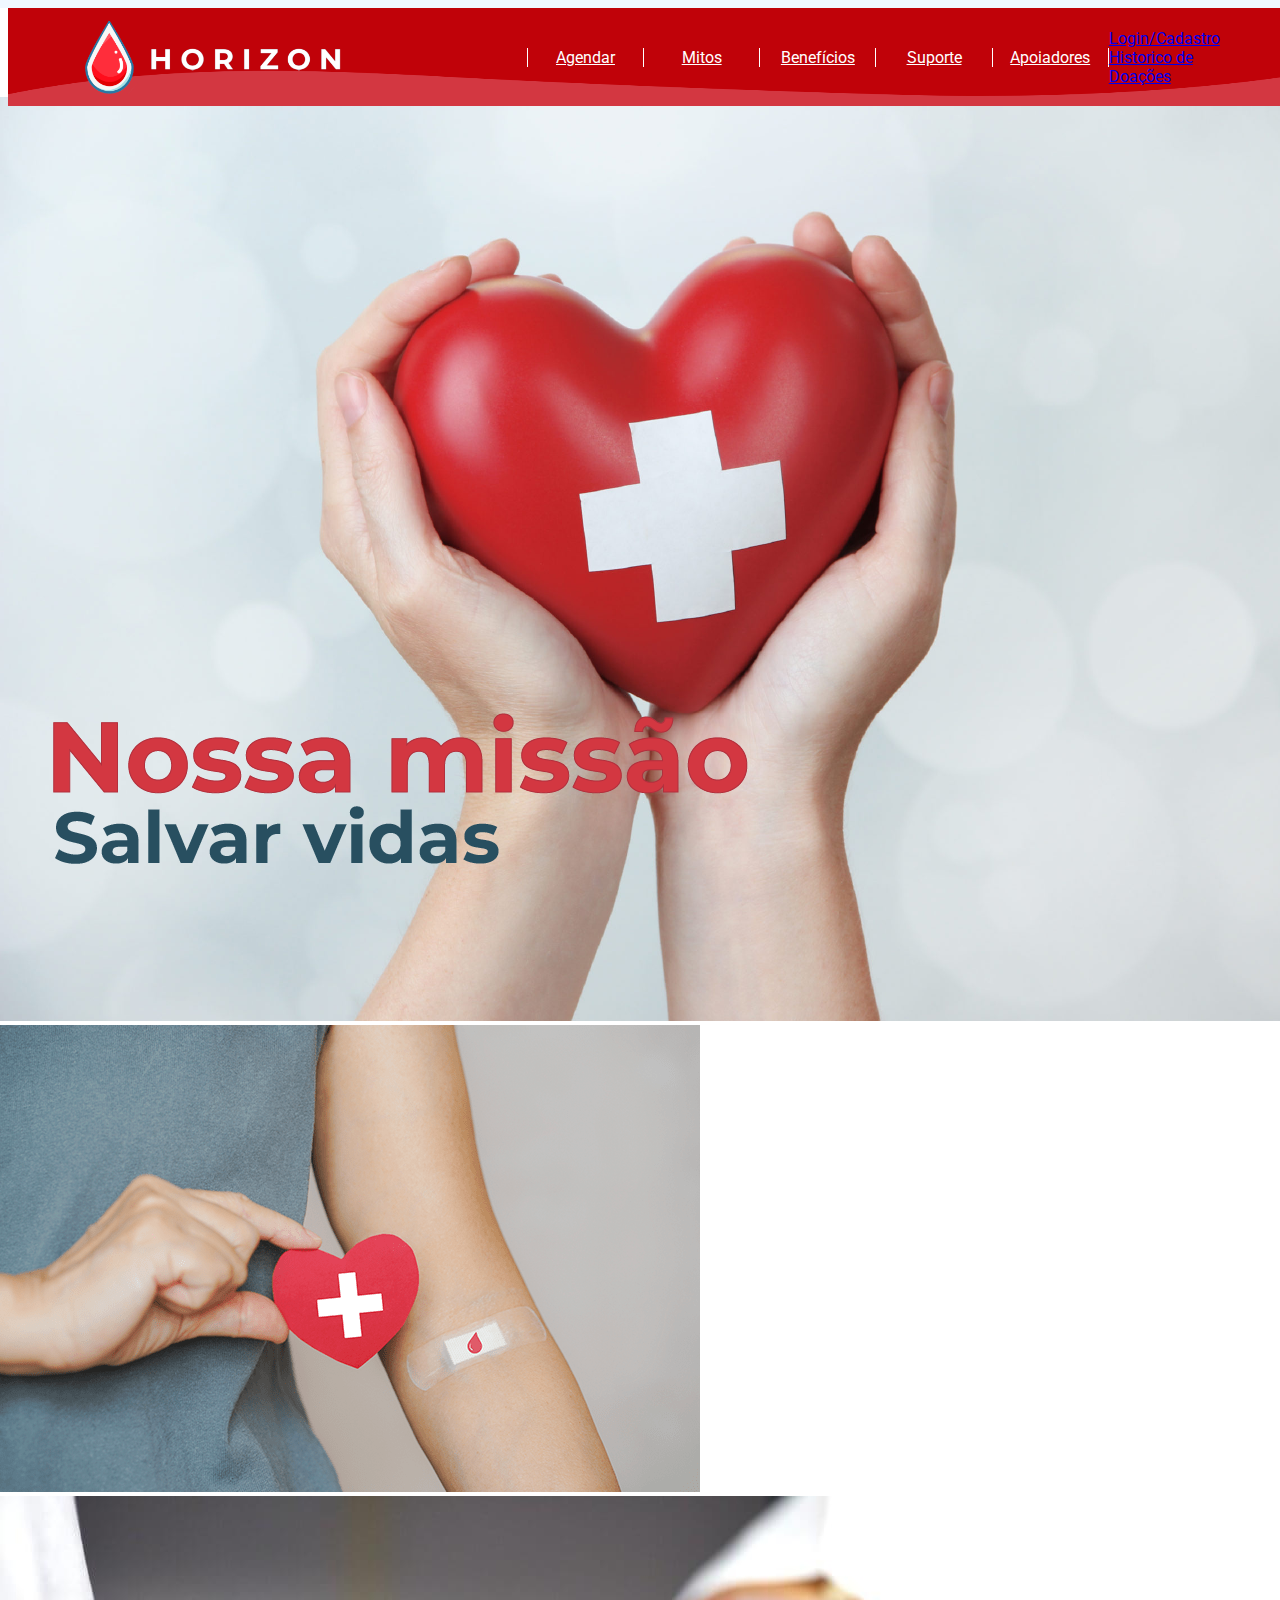
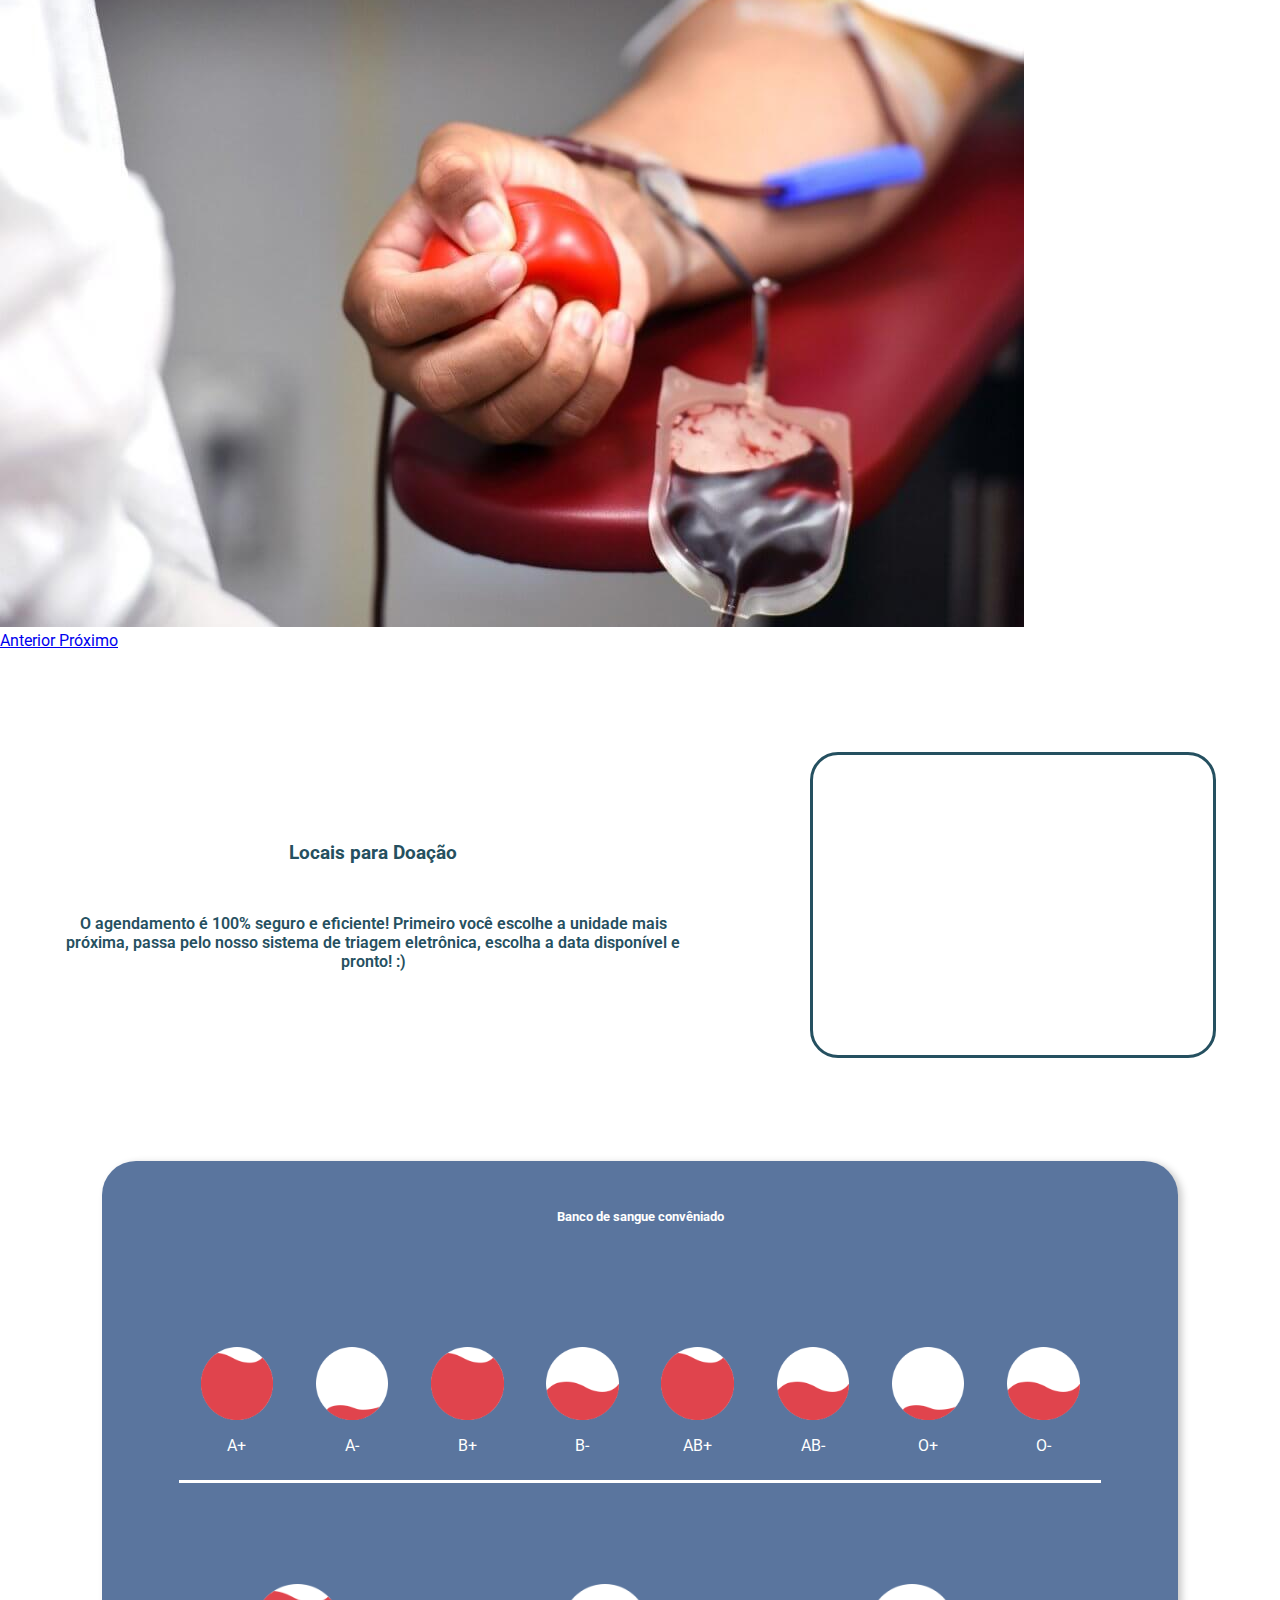
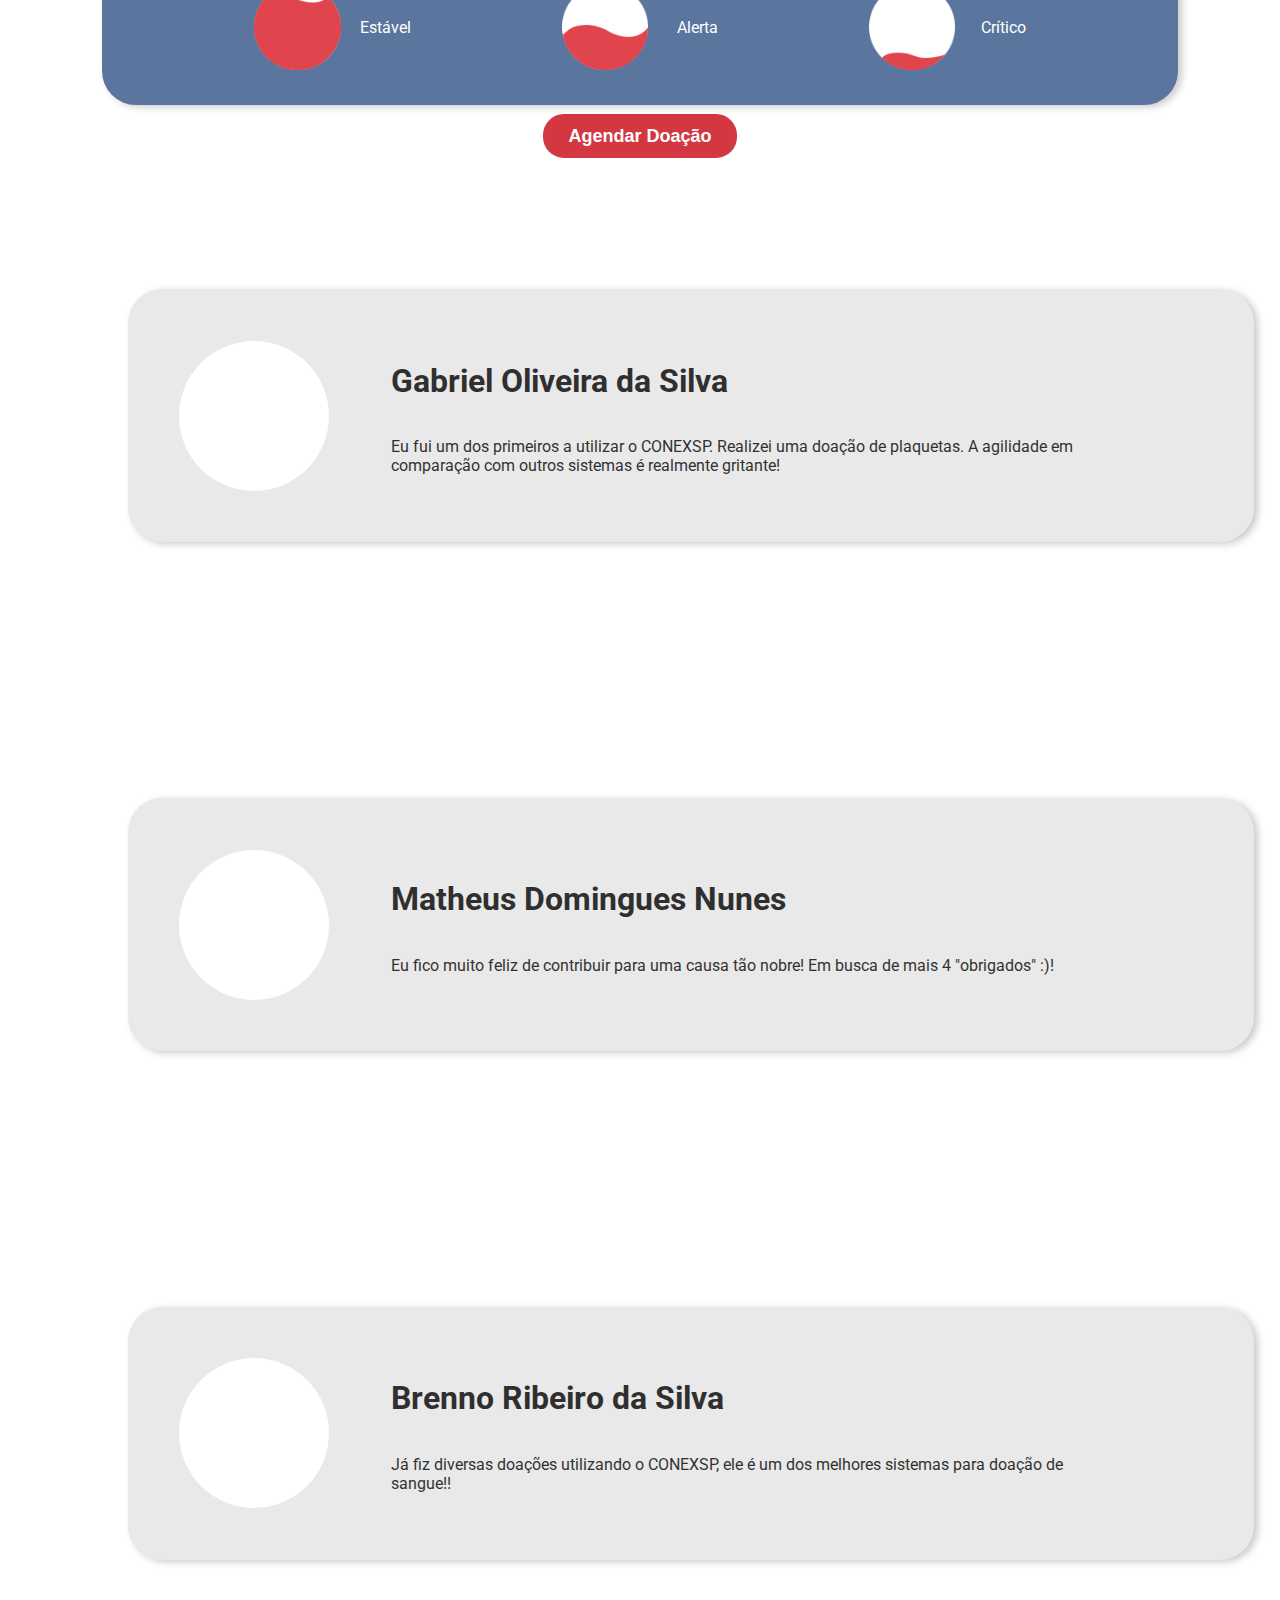
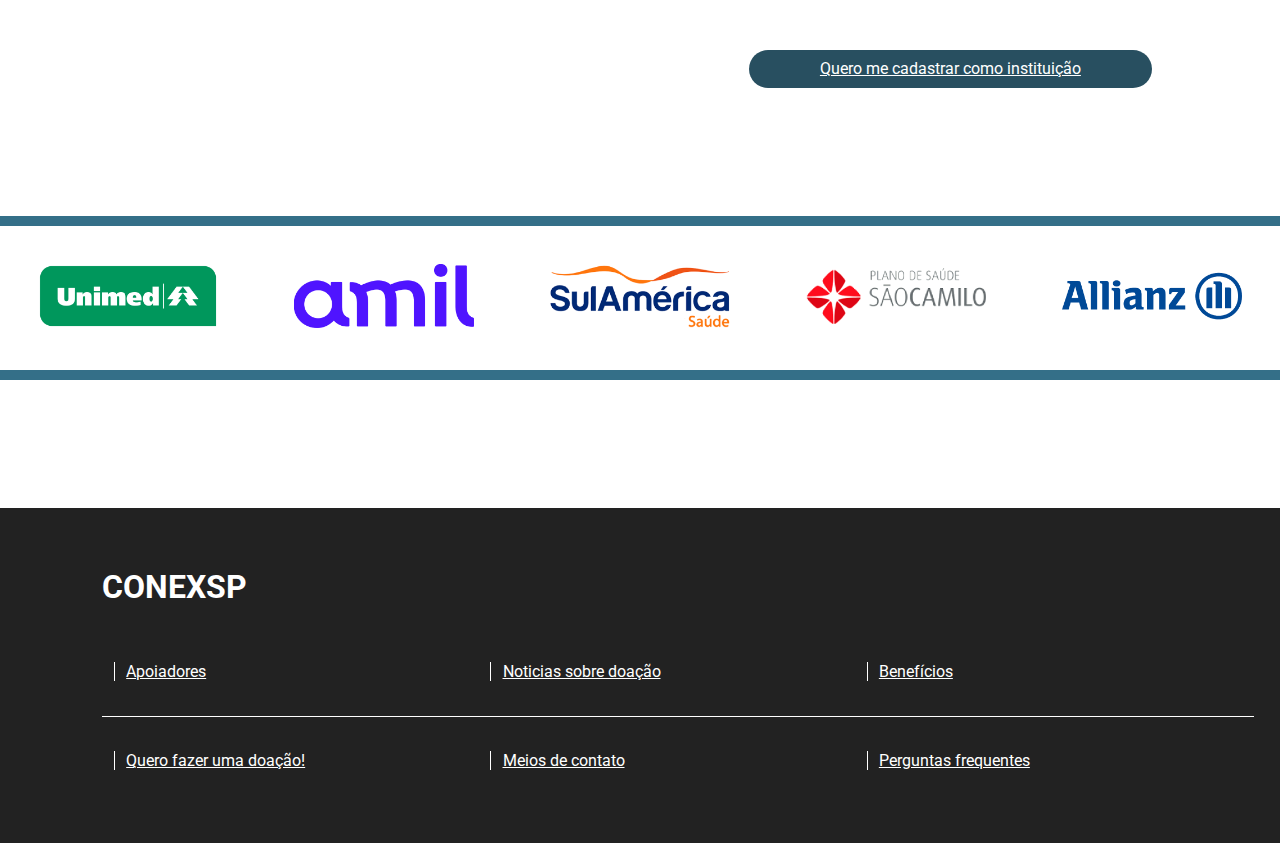
<file: index.html>
<!DOCTYPE html>
<html lang="pt-br">

<head>
  <meta charset="UTF-8">
  <meta name="viewport" content="width=device-width, initial-scale=1.0">
  <title>Horizon</title>

  <link rel="stylesheet" href="css/style.css">
  <link rel="stylesheet" href="css/home.css">

  <link rel="stylesheet" href="https://stackpath.bootstrapcdn.com/bootstrap/4.1.3/css/bootstrap.min.css"
    integrity="sha384-MCw98/SFnGE8fJT3GXwEOngsV7Zt27NXFoaoApmYm81iuXoPkFOJwJ8ERdknLPMO" crossorigin="anonymous">
  <link rel="stylesheet" href="https://cdnjs.cloudflare.com/ajax/libs/font-awesome/6.5.2/css/all.min.css"
    integrity="sha512-SnH5WK+bZxgPHs44uWIX+LLJAJ9/2PkPKZ5QiAj6Ta86w+fsb2TkcmfRyVX3pBnMFcV7oQPJkl9QevSCWr3W6A=="
    crossorigin="anonymous" referrerpolicy="no-referrer" />
</head>

<body style="background-color: aliceblue;">
  <header class="navbar1">
    <a href="index.html" style="width: 20%; display: flex; flex-direction: row; align-items: center; gap: 3%;">
      <img src="img/gota edit.png" style="width: 100%;" alt="logo">
    </a>

    <div style="display: flex; flex-direction: row-reverse; width: 60%;">
      <a href="Apoiadores.html" style="border-style: none solid none solid;" class="botoes_nav">Apoiadores</a>
      <a href="Contatos.html" class="botoes_nav">Suporte</a>
      <a href="" class="botoes_nav">Benefícios</a>
      <a href="Mitos.html" class="botoes_nav">Mitos</a>
      <a href="Triagem.html" class="botoes_nav">Agendar</a>
    </div>

    <div style="width: 10%; display: flex; flex-direction: row-reverse;">
      <a style="display: flex; align-items: center;" id="navbarDropdown" role="button" data-toggle="dropdown" aria-haspopup="true" aria-expanded="false">
        <i style="font-size: 250%; color: white;" class="fa-regular fa-user"></i>
      </a>
      <div class="dropdown-menu" aria-labelledby="navbarDropdown">
        <a class="dropdown-item" href="Cadastro.html">Login/Cadastro</a>
        <a class="dropdown-item" href="Historico.html">Historico de Doações</a>
      </div>
    </div>
  </header>

  <main class="principal_home">
    <!--CARROSSEL-->
    <div id="carouselExampleIndicators" class="carousel slide" data-ride="carousel">
      <ol class="carousel-indicators">
        <li data-target="#carouselExampleIndicators" data-slide-to="0" class="active"></li>
        <li data-target="#carouselExampleIndicators" data-slide-to="1"></li>
        <li data-target="#carouselExampleIndicators" data-slide-to="2"></li>
      </ol>
      <div class="carousel-inner">
        <div class="carousel-item active">
          <img class="d-block w-100" src="img/Banner.png" alt="Primeiro Slide">
        </div>
        <div class="carousel-item">
          <img class="d-block w-100" src="img/doacao-de-sangue.png" alt="Segundo Slide">
        </div>
        <div class="carousel-item">
          <img class="d-block w-100" src="img/doar-sangue-1.jpg" alt="Terceiro Slide">
        </div>
      </div>
      <a class="carousel-control-prev" href="#carouselExampleIndicators" role="button" data-slide="prev">
        <span class="carousel-control-prev-icon" aria-hidden="true"></span>
        <span class="sr-only">Anterior</span>
      </a>
      <a class="carousel-control-next" href="#carouselExampleIndicators" role="button" data-slide="next">
        <span class="carousel-control-next-icon" aria-hidden="true"></span>
        <span class="sr-only">Próximo</span>
      </a>
    </div>

    <!--LOCAIS PARA DOACAO-->
    <div class="locais_doacao">
      <div style="width: 50%; display: flex; flex-direction: column; text-align: center; padding: 5%;">
        <h3>Locais para Doação</h3>
        <p style="font-weight: 600; margin-top: 5%;">
          O agendamento é 100% seguro e eficiente! Primeiro você escolhe a unidade mais próxima, 
          passa pelo nosso sistema de triagem eletrônica, escolha a data disponível e pronto! :)
        </p>
      </div>

      <div style="width: fit-content; padding: 5%; display: flex; flex-direction: column; align-items: center;">
        <div class="mapa">
          <iframe src="https://www.google.com/maps/embed?pb=!1m18!1m12!1m3!1d3657.313606745895!2d-46.65507983151243!3d-23.557177686295105!2m3!1f0!2f0!3f0!3m2!1i1024!2i768!4f13.1!3m3!1m2!1s0x94ce59cba16aab73%3A0xc507935c3fc44731!2sHospital%20S%C3%ADrio-Liban%C3%AAs%20%7C%20Bela%20Vista!5e0!3m2!1spt-BR!2sbr!4v1718240863175!5m2!1spt-BR!2sbr" width="400" height="300" style="border:0;" allowfullscreen="" loading="lazy" referrerpolicy="no-referrer-when-downgrade"></iframe>
          alt="mapa">
        </div>

  
      </div>
    </div>

    <!--BANCO DE SANGUE-->
    <div class="banco_sangue">
      <h5>Banco de sangue convêniado</h5>
      <div style="width: 90%; display: flex; justify-content: space-between; text-align: center;">
        <div class="boleta_sangue boleta_sangue_edit">
          <img src="img/estavel.png" alt="estavel">
          <p>A+</p>
        </div>
        <div class="boleta_sangue boleta_sangue_edit">
          <img src="img/critico.png" alt="critico">
          <p>A-</p>
        </div>
        <div class="boleta_sangue boleta_sangue_edit">
          <img src="img/estavel.png" alt="estavel">
          <p>B+</p>
        </div>
        <div class="boleta_sangue boleta_sangue_edit">
          <img src="img/alerta.png" alt="alerta">
          <p>B-</p>
        </div>
        <div class="boleta_sangue boleta_sangue_edit">
          <img src="img/estavel.png" alt="estavel">
          <p>AB+</p>
        </div>
        <div class="boleta_sangue boleta_sangue_edit">
          <img src="img/alerta.png" alt="alerta">
          <p>AB-</p>
        </div>
        <div class="boleta_sangue boleta_sangue_edit">
          <img src="img/critico.png" alt="critico">
          <p>O+</p>
        </div>
        <div class="boleta_sangue boleta_sangue_edit">
          <img src="img/alerta.png" alt="alerta">
          <p>O-</p>
        </div>
      </div>

      <div style="width: 90%; display: flex; flex-direction: row; justify-content: space-around; text-align: center;">
        <div class="boleta_sangue">
          <!--<span class="boleta"></span>-->
          <img style="max-width: 55%;" src="img/estavel.png" alt="">
          <p>Estável</p>
        </div>
        <div class="boleta_sangue">
          <img style="max-width: 55%;" src="img/alerta.png" alt="">
          <p>Alerta</p>
        </div>
        <div class="boleta_sangue">
          <img style="max-width: 55%;" src="img/critico.png" alt="">
          <p>Crítico</p>
        </div>
      </div>
    </div>
    <a style="align-self: center;" href="Triagem.html">
      <button style="background-color: #D33741; margin-top: 3%; width: 200px; align-self: center;" class="botoes">
        Agendar Doação
      </button>
    </a>

    <!--CARDS EM CARROSSEL-->
    <div id="carouselExampleSlidesOnly" class="carousel slide" data-ride="carousel">
      <div class="carousel-inner">
        <div class="carousel-item active extra_padding">
          <div class="banco_sangue card_carrossel">
            <span style="width: 150px; height: 150px;" class="boleta"></span>
            <div style="width: 70%; display: flex; flex-direction: column;">
              <h1>Gabriel Oliveira da Silva</h1>
              <p>Eu fui um dos primeiros a utilizar o CONEXSP. Realizei uma doação de plaquetas. A agilidade em
                comparação com outros sistemas é realmente gritante!</p>
            </div>
          </div>
        </div>
        <div class="carousel-item extra_padding">
          <div class="banco_sangue card_carrossel">
            <span style="width: 150px; height: 150px;" class="boleta"></span>
            <div style="width: 70%; display: flex; flex-direction: column;">
              <h1>Matheus Domingues Nunes</h1>
              <p>Eu fico muito feliz de contribuir para uma causa tão nobre! Em busca de mais 4 "obrigados" :)!</p>
            </div>
          </div>
        </div>
        <div class="carousel-item extra_padding">
          <div class="banco_sangue card_carrossel">
            <span style="width: 150px; height: 150px;" class="boleta"></span>
            <div style="width: 70%; display: flex; flex-direction: column;">
              <h1>Brenno Ribeiro da Silva</h1>
              <p>Já fiz diversas doações utilizando o CONEXSP, ele é um dos melhores sistemas para doação de sangue!!</p>
            </div>
          </div>
        </div>
      </div>
    </div>
    <a href="#"
      style="z-index: 1; text-align: center; width: 30%; padding: 0.75%; border-radius: 32px; background-color: #284F60; color: white; border-style: none; align-self: flex-end; margin: 10%; margin-top: -3%;">
      Quero me cadastrar como instituição
    </a>

    <!--PATROCINADORES-->
    <div class="patrocinadores">
      <div class="card_patrocinador">
        <img src="img/logos/unimed.png" class="imagem_div" alt="unimed">
      </div>
      <div class="card_patrocinador">
        <img src="img/logos/amil.png" class="imagem_div" alt="unimed">
      </div>
      <div class="card_patrocinador">
        <img src="img/logos/SulAmerica.png" class="imagem_div" alt="unimed">
      </div>
      <div class="card_patrocinador">
        <img src="img/logos/saocamilo.png" class="imagem_div" alt="unimed">
      </div>
      <div class="card_patrocinador">
        <img src="img/logos/allianz.png" class="imagem_div" alt="unimed">
      </div>
    </div>

    <!--FOOTER-->
    <footer class="footer">
      <div style="width: 90%;">
        <h1>CONEXSP</h1>
        <div class="div_a">
          <a href="Apoiadores.html"
            style="border-style: none none none solid; border-width: 1px; padding-left: 1%; width: 33%; color: white;">
            Apoiadores
          </a>
          <a href=""
            style="border-style: none none none solid; border-width: 1px; padding-left: 1%; width: 33%; color: white;">
            Noticias sobre doação
          </a>
          <a href=""
            style="border-style: none none none solid; border-width: 1px; padding-left: 1%; width: 33%; color: white;">
            Benefícios
          </a>
        </div>
        <div style="border-style: none;" class="div_a">
          <a href="Triagem.html"
            style="border-style: none none none solid; border-width: 1px; padding-left: 1%; width: 33%; color: white;">
            Quero fazer uma doação!
          </a>
          <a href="Contatos.html"
            style="border-style: none none none solid; border-width: 1px; padding-left: 1%; width: 33%; color: white;">
            Meios de contato
          </a>
          <a href="Contatos.html"
            style="border-style: none none none solid; border-width: 1px; padding-left: 1%; width: 33%; color: white;">
            Perguntas frequentes
          </a>
        </div>
      </div>


    </footer>


  </main>

  <script src="scripts/script.js"></script>
  <script src="https://code.jquery.com/jquery-3.3.1.slim.min.js"
    integrity="sha384-q8i/X+965DzO0rT7abK41JStQIAqVgRVzpbzo5smXKp4YfRvH+8abtTE1Pi6jizo"
    crossorigin="anonymous"></script>
  <script src="https://cdnjs.cloudflare.com/ajax/libs/popper.js/1.14.3/umd/popper.min.js"
    integrity="sha384-ZMP7rVo3mIykV+2+9J3UJ46jBk0WLaUAdn689aCwoqbBJiSnjAK/l8WvCWPIPm49"
    crossorigin="anonymous"></script>
  <script src="https://stackpath.bootstrapcdn.com/bootstrap/4.1.3/js/bootstrap.min.js"
    integrity="sha384-ChfqqxuZUCnJSK3+MXmPNIyE6ZbWh2IMqE241rYiqJxyMiZ6OW/JmZQ5stwEULTy"
    crossorigin="anonymous"></script>
</body>

</html>
</file>
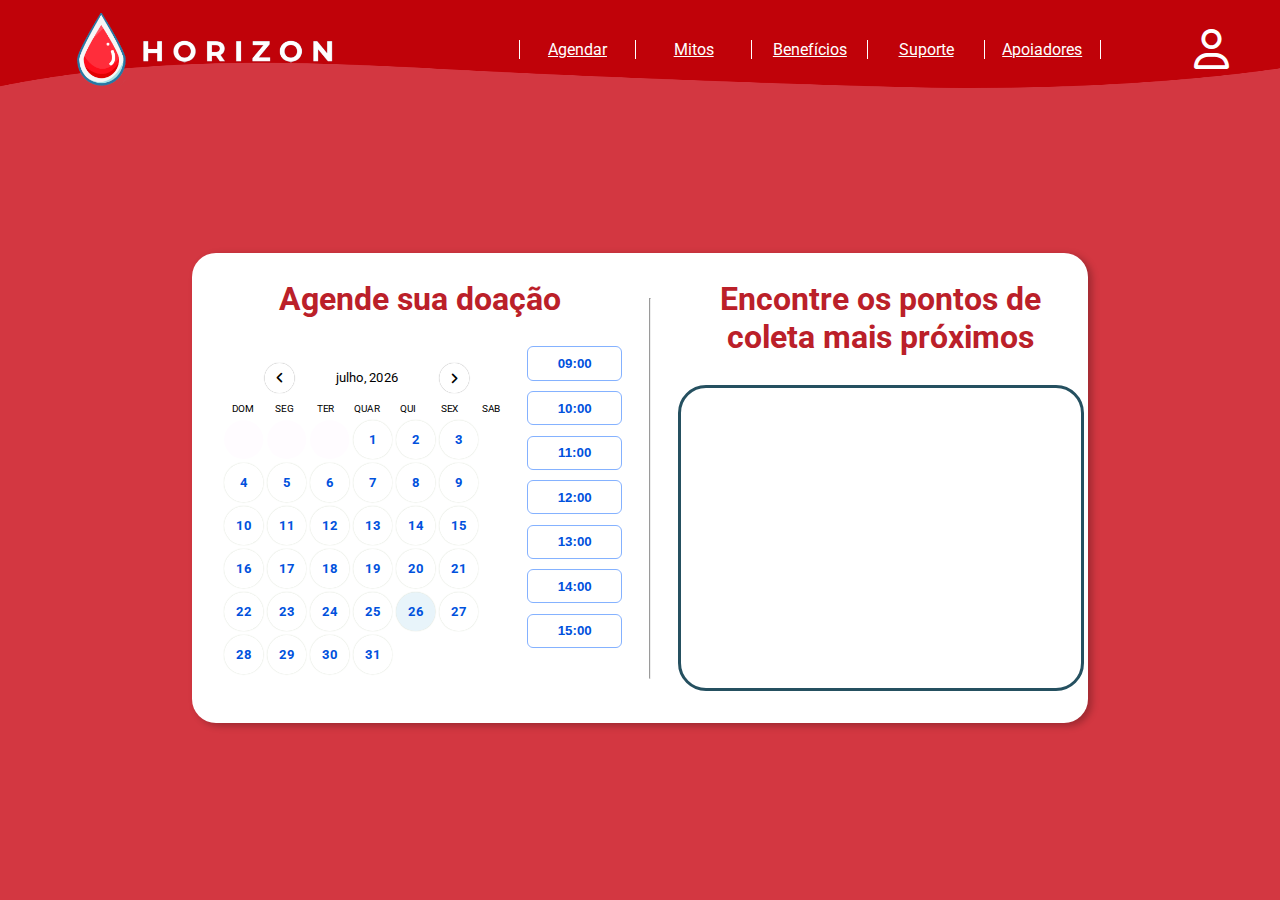
<file: Agendamento.html>
<!DOCTYPE html>
<html lang="en">
<head>
    <meta charset="UTF-8">
    <meta name="viewport" content="width=device-width, initial-scale=1.0">
    <link rel="stylesheet" href="css/style.css">
    <link rel="stylesheet" href="css/home.css">
    <link rel="stylesheet" href="css/agendamento.css">
    <link href="css/calendario.css" rel="stylesheet">
    <link rel="stylesheet" href="https://cdnjs.cloudflare.com/ajax/libs/font-awesome/6.5.2/css/all.min.css">
    <title>Agendamento</title>
</head>
<body>
    <header class="navbar1">
        <a href="index.html" style="width: 20%; display: flex; flex-direction: row; align-items: center; gap: 3%;">
            <img src="img/gota edit.png" style="width: 100%;" alt="logo">
        </a>

        <div style="display: flex; flex-direction: row-reverse; width: 60%;">
            <a href="Apoiadores.html" style="border-style: none solid none solid;" class="botoes_nav">Apoiadores</a>
            <a href="Contatos.html" class="botoes_nav">Suporte</a>
            <a href="" class="botoes_nav">Benefícios</a>
            <a href="Mitos.html" class="botoes_nav">Mitos</a>
            <a href="Triagem.html" class="botoes_nav">Agendar</a>
        </div>
        
        <div style="width: 10%; display: flex; flex-direction: row-reverse;">
            <a style="display: flex; align-items: center;" href="Cadastro.html" id="icone">
                <i style="font-size: 250%; color: white;" class="fa-regular fa-user"></i>
            </a>
        </div>
    </header>

    <main style="margin-top: 3%;" class="principal">
        <!--CALENDARIO-->
        <div style="width: 45%; padding: 3%; align-items: center; justify-content: center; text-align: center;">
            <h1>Agende sua doação</h1>
            <div class="lado_esquerdo">
                <div id="calendario">
                    <div id="header">
                    <div style="width: 100%; display: flex; gap: 1%; align-self: center; justify-content: center;">
                        <button style="transform: rotateZ(90deg)" id="backButton"><i class="fa-solid fa-angle-down"></i></button>
                        <div style="text-align: center; width: 50%; vertical-align: middle; line-height: 75px; " id="monthDisplay"></div>
                        <button style="transform: rotateZ(-90deg);" id="nextButton"><i class="fa-solid fa-angle-down"></i></button>
                    </div>
                        
                    </div>
            
                    <div id="weekdays">
                        <div>DOM</div>
                        <div>SEG</div>
                        <div>TER</div>
                        <div>QUAR</div>
                        <div>QUI</div>
                        <div>SEX</div>
                        <div>SAB</div>
                    </div>
            
            
                    <!-- div dinamic -->
                    <div id="calendar" ></div>
            
                
                </div>
                <div style="display: flex; flex-direction: column;" class="conjunto_botoes">
                    <button onclick="alerta()">09:00</button>
                    <button onclick="alerta()">10:00</button>
                    <button onclick="alerta()">11:00</button>
                    <button onclick="alerta()">12:00</button>
                    <button onclick="alerta()">13:00</button>
                    <button onclick="alerta()">14:00</button>
                    <button onclick="alerta()">15:00</button>
                </div>
            </div>
            
        
            <div id="newEventModal">
                <h2>Nova Doacao</h2>
            
                <input id="eventTitleInput" placeholder="Event Title"/>
            
                <button id="saveButton"> Salvar</button>
                <button id="cancelButton">Cancelar</button>
            </div>
        
            <div id="deleteEventModal">
                <h2>Evento</h2>
            
                <div id="eventText"></div><br>
            
            
                <button id="deleteButton">Deletar</button>
                <button id="closeButton">Fechar</button>
            </div>
        
            <div id="modalBackDrop"></div>
        </div>

        <hr style="margin-top: 5%; margin-bottom: 5%;">

        <div style="width: 50%; padding: 3%; text-align: center;">
            <h1>Encontre os pontos de coleta mais próximos</h1>
            <div style="margin-bottom: -3%; align-self: center;" class="quadrado">
                <iframe src="https://www.google.com/maps/embed?pb=!1m18!1m12!1m3!1d7306.271698989194!2d-46.6115275085995!3d-23.706842295116502!2m3!1f0!2f0!3f0!3m2!1i1024!2i768!4f13.1!3m3!1m2!1s0x94ce5d3a66c9d42b%3A0x71b33b4637e2799c!2sHospital%20Estadual%20de%20Diadema!5e0!3m2!1spt-BR!2sbr!4v1718237893807!5m2!1spt-BR!2sbr" width="400" height="300" style="border:0;" allowfullscreen="" loading="lazy" referrerpolicy="no-referrer-when-downgrade"></iframe>
            </div>
              
             
        </div>
    </main>

    <script src="./scripts/main.js"></script>
    <script>
        function alerta(){
            alert("Doação marcada com sucesso!");
            window.location.replace("Historico.html");
        }
    </script>

    <script src="scripts/script.js"></script>
    <script src="https://code.jquery.com/jquery-3.3.1.slim.min.js"
    integrity="sha384-q8i/X+965DzO0rT7abK41JStQIAqVgRVzpbzo5smXKp4YfRvH+8abtTE1Pi6jizo"
    crossorigin="anonymous"></script>
    <script src="https://cdnjs.cloudflare.com/ajax/libs/popper.js/1.14.3/umd/popper.min.js"
    integrity="sha384-ZMP7rVo3mIykV+2+9J3UJ46jBk0WLaUAdn689aCwoqbBJiSnjAK/l8WvCWPIPm49"
    crossorigin="anonymous"></script>
    <script src="https://stackpath.bootstrapcdn.com/bootstrap/4.1.3/js/bootstrap.min.js"
    integrity="sha384-ChfqqxuZUCnJSK3+MXmPNIyE6ZbWh2IMqE241rYiqJxyMiZ6OW/JmZQ5stwEULTy"
    crossorigin="anonymous"></script>
</body>
</html>
</file>
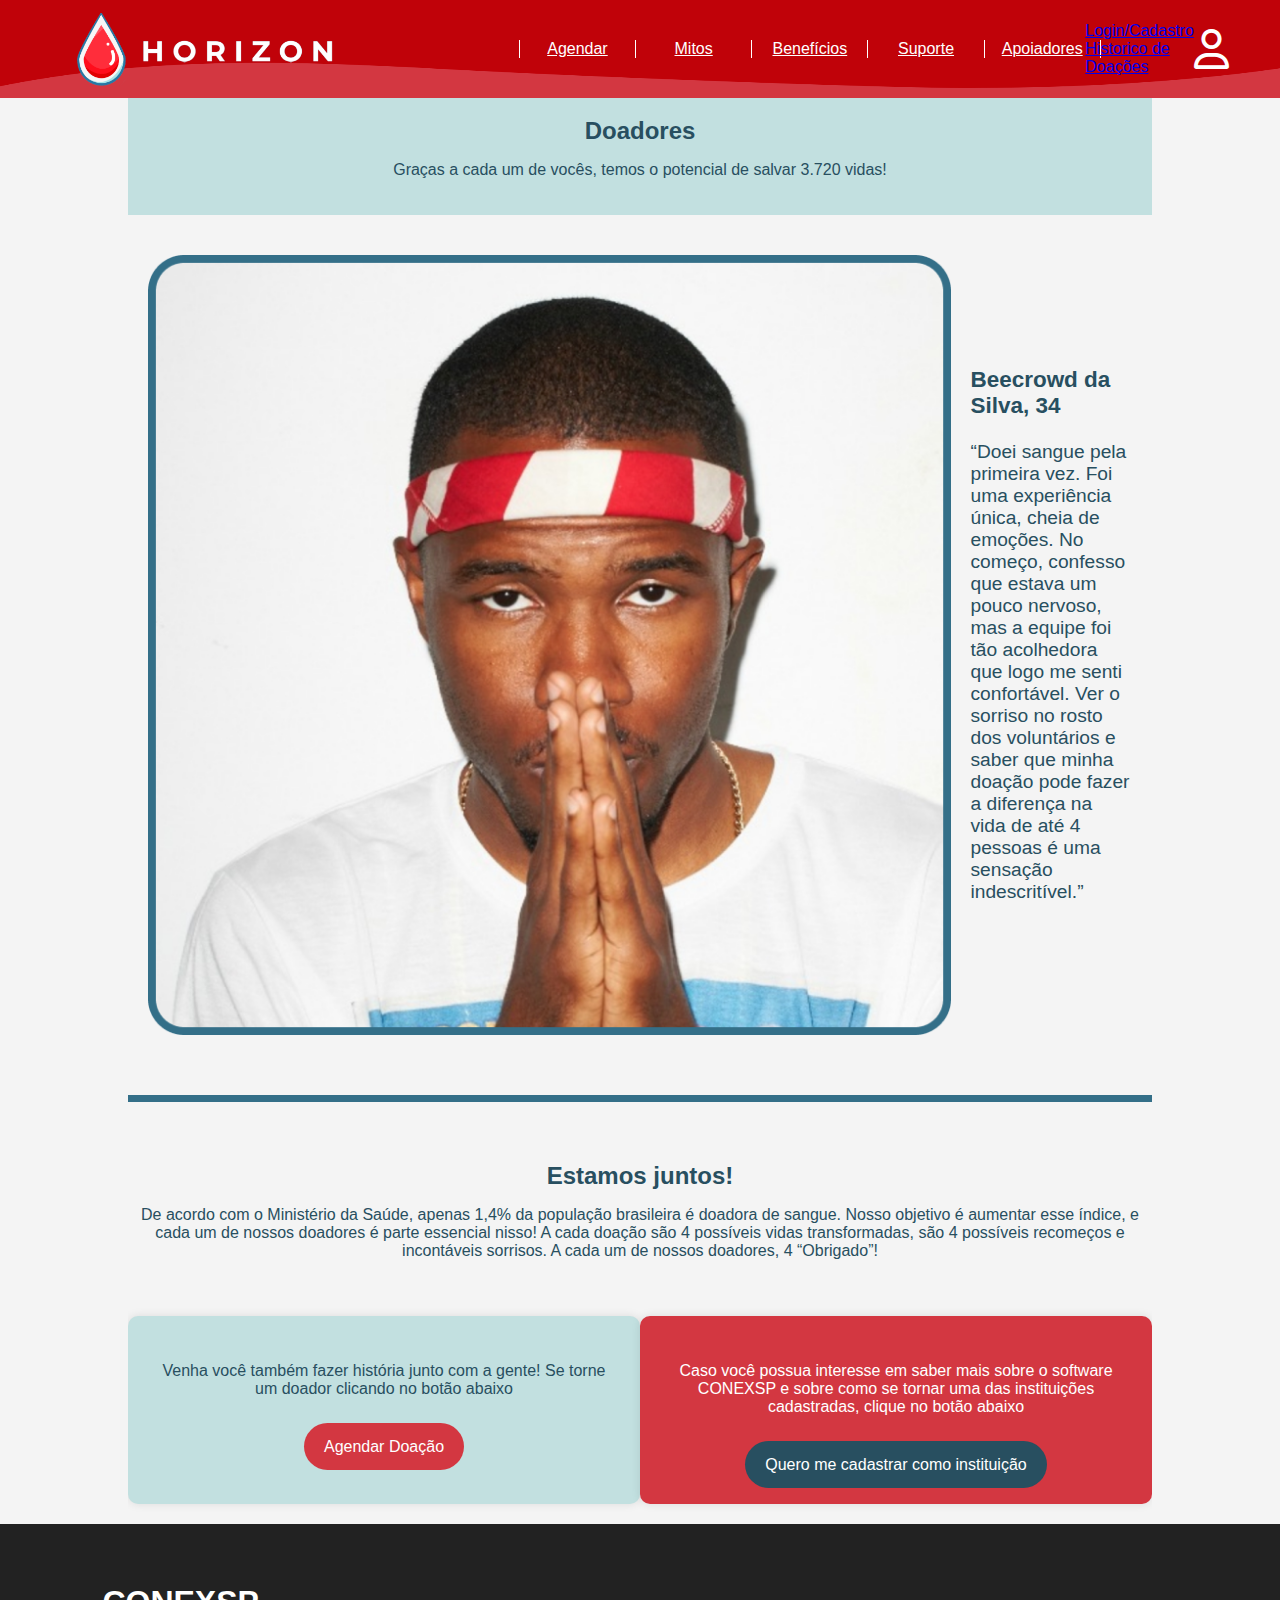
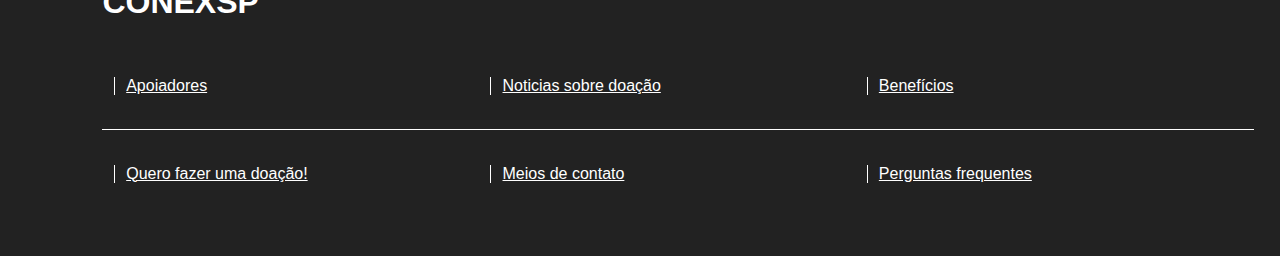
<file: Apoiadores.html>
<!DOCTYPE html>
<html lang="pt-br">
<head>
    <meta charset="UTF-8">
    <meta name="viewport" content="width=device-width, initial-scale=1.0">
    <title>Doadores</title>
    <link rel="stylesheet" href="css/home.css">
    <link rel="stylesheet" href="css/style.css">
    <link rel="stylesheet" href="css/apoiadores.css">
    <link rel="stylesheet" href="https://cdnjs.cloudflare.com/ajax/libs/font-awesome/6.5.2/css/all.min.css">
    <link rel="stylesheet" href="https://stackpath.bootstrapcdn.com/bootstrap/4.1.3/css/bootstrap.min.css"
    integrity="sha384-MCw98/SFnGE8fJT3GXwEOngsV7Zt27NXFoaoApmYm81iuXoPkFOJwJ8ERdknLPMO" crossorigin="anonymous">
</head>
<body>
    <header class="navbar1">
        <a href="index.html" style="width: 20%; display: flex; flex-direction: row; align-items: center; gap: 3%;">
            <img src="img/gota edit.png" style="width: 100%;" alt="logo">
        </a>

        <div style="display: flex; flex-direction: row-reverse; width: 60%;">
            <a href="Apoiadores.html" style="border-style: none solid none solid;" class="botoes_nav">Apoiadores</a>
            <a href="Contatos.html" class="botoes_nav">Suporte</a>
            <a href="" class="botoes_nav">Benefícios</a>
            <a href="Mitos.html" class="botoes_nav">Mitos</a>
            <a href="Triagem.html" class="botoes_nav">Agendar</a>
        </div>
        
        <div style="width: 10%; display: flex; flex-direction: row-reverse;">
            <a style="display: flex; align-items: center;" id="navbarDropdown" role="button" data-toggle="dropdown" aria-haspopup="true" aria-expanded="false">
              <i style="font-size: 250%; color: white;" class="fa-regular fa-user"></i>
            </a>
            <div class="dropdown-menu" aria-labelledby="navbarDropdown">
              <a class="dropdown-item" href="Cadastro.html">Login/Cadastro</a>
              <a class="dropdown-item" href="Historico.html">Historico de Doações</a>
            </div>
        </div>
    </header>
    
    <div class="container">
        <section style="margin-top: 7.5%;" class="doadores">
            <h2>Doadores</h2>
            <p>Graças a cada um de vocês, temos o potencial de salvar 3.720 vidas!</p>
        </section>

        <div class="doador">
            <img src="img/apoiadores/image 8.png" alt="Beecrowd da Silva">
            <div class="doador-info">
                <h3>Beecrowd da Silva, 34</h3>
                <p>“Doei sangue pela primeira vez. Foi uma experiência única, cheia de emoções. No começo, confesso que estava um pouco nervoso, mas a equipe foi tão acolhedora que logo me senti confortável. Ver o sorriso no rosto dos voluntários e saber que minha doação pode fazer a diferença na vida de até 4 pessoas é uma sensação indescritível.”</p>
            </div>
        </div>

        <hr class="separator">

        <section class="juntos">
            <h2>Estamos juntos!</h2>
            <p>De acordo com o Ministério da Saúde, apenas 1,4% da população brasileira é doadora de sangue. Nosso objetivo é aumentar esse índice, e cada um de nossos doadores é parte essencial nisso! A cada doação são 4 possíveis vidas transformadas, são 4 possíveis recomeços e incontáveis sorrisos. A cada um de nossos doadores, 4 “Obrigado”!</p>
        </section>

        <div class="buttons">
            <div class="button-container">
                <p>Venha você também fazer história junto com a gente! Se torne um doador clicando no botão abaixo</p>
                <a href="#" class="button">Agendar Doação</a>
            </div>
            <div class="button-container2">
                <p>Caso você possua interesse em saber mais sobre o software CONEXSP e sobre como se tornar uma das instituições cadastradas, clique no botão abaixo</p>
                <a href="#" class="button red">Quero me cadastrar como instituição</a>
            </div>
        </div>
    </div>

    <footer class="footer">
      <div style="width: 90%;">
        <h1>CONEXSP</h1>
        <div class="div_a">
          <a href="Apoiadores.html"
            style="border-style: none none none solid; border-width: 1px; padding-left: 1%; width: 33%; color: white;">
            Apoiadores
          </a>
          <a href=""
            style="border-style: none none none solid; border-width: 1px; padding-left: 1%; width: 33%; color: white;">
            Noticias sobre doação
          </a>
          <a href=""
            style="border-style: none none none solid; border-width: 1px; padding-left: 1%; width: 33%; color: white;">
            Benefícios
          </a>
        </div>
        <div style="border-style: none;" class="div_a">
          <a href="Triagem.html"
            style="border-style: none none none solid; border-width: 1px; padding-left: 1%; width: 33%; color: white;">
            Quero fazer uma doação!
          </a>
          <a href="Contatos.html"
            style="border-style: none none none solid; border-width: 1px; padding-left: 1%; width: 33%; color: white;">
            Meios de contato
          </a>
          <a href="Contatos.html"
            style="border-style: none none none solid; border-width: 1px; padding-left: 1%; width: 33%; color: white;">
            Perguntas frequentes
          </a>
        </div>
      </div>


    </footer>
    <script src="scripts/script.js"></script>
</body>
</html>
</file>
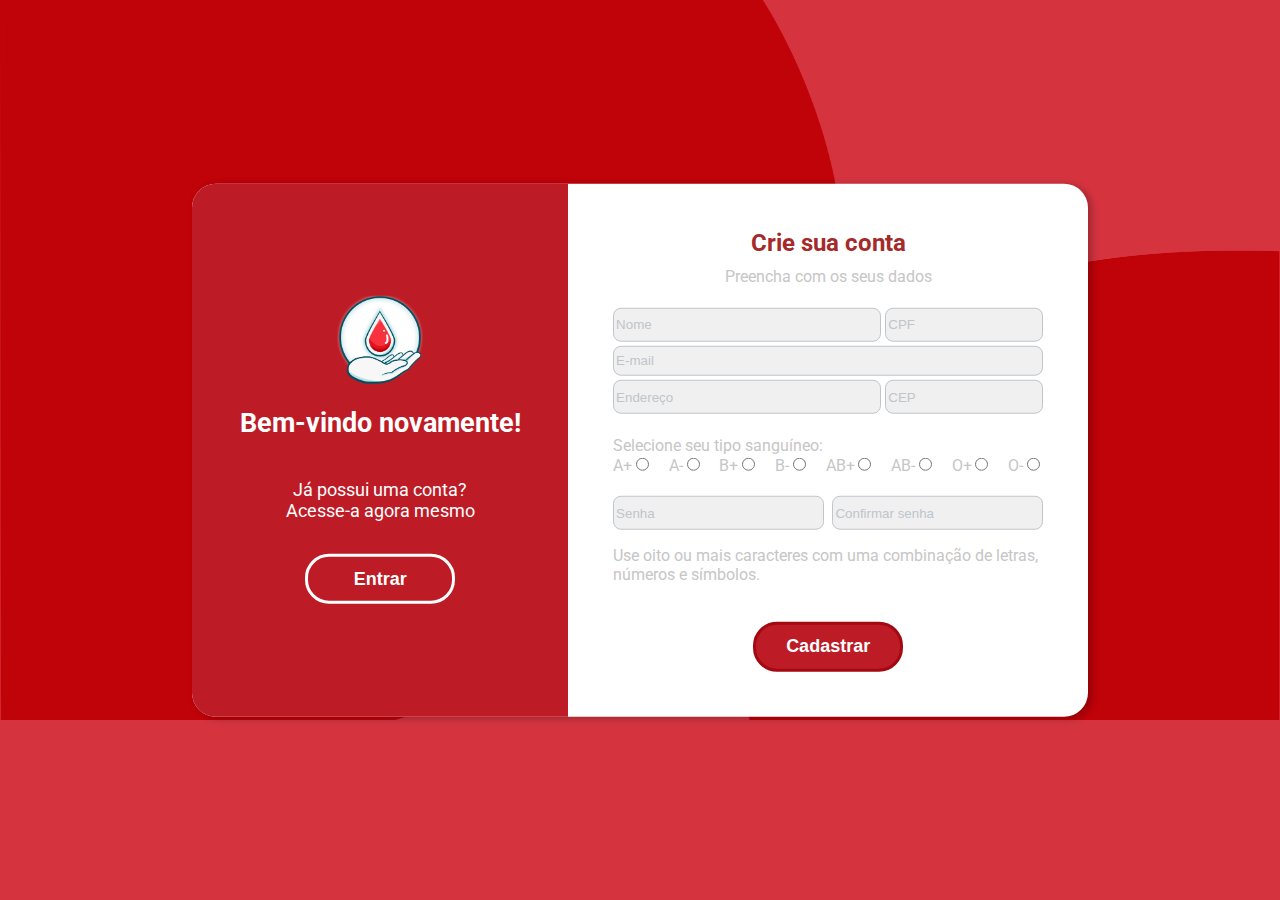
<file: Cadastro.html>
<!DOCTYPE html>
<html lang="pt-br">
<head>
    <meta charset="UTF-8">
    <meta name="viewport" content="width=device-width, initial-scale=1.0">
    <title>Cadastro</title>
    <link rel="stylesheet" href="css/style.css">
    <link rel="stylesheet" href="https://cdnjs.cloudflare.com/ajax/libs/font-awesome/6.5.2/css/all.min.css">
</head>
<body class="img_fundo" onload="carregaDados()">
    
    <main class="principal">
        
        <div class="leva_login">
            <img width="30%" src="img/mao_gota_circulo.png" alt="">
            <h2>Bem-vindo novamente!</h2>
            <p>Já possui uma conta?<br>
                Acesse-a agora mesmo</p>
            <a href="Login.html"><button style="margin-top: 10%" class="botoes">Entrar</button></a>
        </div>

        <div class="area_cadastro">
            
            <div style="text-align: center; display: flex; flex-direction: column;">
                <h2 style="margin: 0px; color: brown;">Crie sua conta</h2>
                <p style="margin: 0px; margin-top: 5%;">Preencha com os seus dados</p>
            </div>

            <!-- NOME CPF EMAIL ETC -->
            <div class="formulario">
                <div style = "display:flex; flex-direction: row; gap: 1%;">
                    <input type="text" placeholder="Nome" style="width: 61.2%;" class="input_texto" id="nome">
                    <input type="text" placeholder="CPF" style="width: 35.5%;" class="input_texto" id="cpf">
                </div>
                <div style="margin-top: 1%; margin-bottom: 1%;">
                    <input type="text" placeholder="E-mail" style="width:100%; box-sizing: border-box;" class="input_texto" id="email">
                </div>
                <div style = "display:flex; flex-direction: row; gap: 1%;">
                    <input type="text" placeholder="Endereço" style="width: 61.2%;" class="input_texto" id="endereco">
                    <input type="text" placeholder="CEP" style="width: 35.5%;" class="input_texto" id="cep">
                </div>
            </div>

            <!-- TIPO SANGUINHEO -->
            <div class="formulario">
                Selecione seu tipo sanguíneo:
                <div style="display: flex; justify-content: space-between; align-content: center; text-align: center;">
                    <div>
                        <label for="A+">A+</label>
                        <input type="radio" id="A+" name="tipo_sanguineo" value="A+" style="margin-left: -0.5%;">
                    </div>
                    <div>
                        <label for="A-">A-</label>
                        <input type="radio" id="A-" name="tipo_sanguineo" value="A-" style="margin-left: -0.5%;">
                    </div>
                    <div>
                        <label for="B+">B+</label>
                        <input type="radio" id="B+" name="tipo_sanguineo" value="B+" style="margin-left: -0.5%;">
                    </div>
                    <div>
                        <label for="B-">B-</label>
                        <input type="radio" id="B-" name="tipo_sanguineo" value="B-" style="margin-left: -0.5%;">
                    </div>
                    <div>
                        <label for="AB+">AB+</label>
                        <input type="radio" id="AB+" name="tipo_sanguineo" value="AB+" style="margin-left: -0.5%;">
                    </div>
                    <div>
                        <label for="AB-">AB-</label>
                        <input type="radio" id="AB-" name="tipo_sanguineo" value="AB-" style="margin-left: -0.5%;">
                    </div>
                    <div>
                        <label for="O+">O+</label>
                        <input type="radio" id="O+" name="tipo_sanguineo" value="O+" style="margin-left: -0.5%;">
                    </div>
                    <div>
                        <label for="O-">O-</label>
                        <input type="radio" id="O-" name="tipo_sanguineo" value="O-" style="margin-left: -0.5%;">
                    </div>
                    
                </div>
            </div>

            <!-- SENHA -->
            <div class="formulario">
                <div style = "display:flex; flex-direction: row; gap: 1%;">
                    <input type="text" placeholder="Senha" style="width: 47.85%;" class="input_texto" id="senha">
                    <input type="text" placeholder="Confirmar senha" style="width: 47.85%; margin-left: 1%;" class="input_texto" id="confirmasenha">
                </div>
                <p>Use oito ou mais caracteres com uma combinação de letras, números e símbolos.</p>
            </div>
            
            <button style="margin-top: 5%; border-color: rgb(164, 8, 17);" class="botoes" onclick="cadastra()">Cadastrar</button>
        </div>
        
    </main>

    <script src="scripts/script.js"></script>
</body>
</html>
</file>
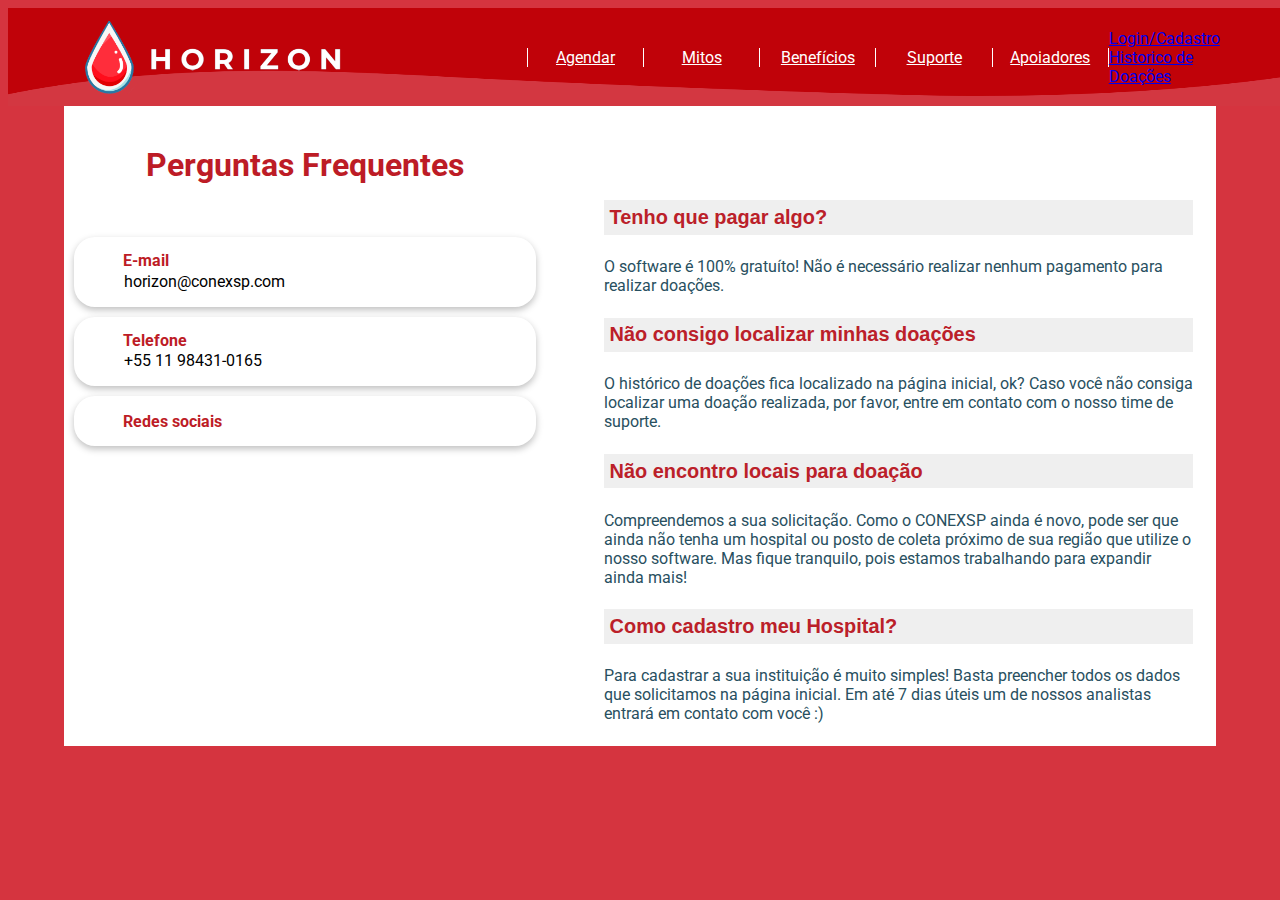
<file: Contatos.html>
<!DOCTYPE html>
<html lang="en">

<head>
  <meta charset="UTF-8">
  <meta name="viewport" content="width=device-width, initial-scale=1.0">
  <title>Contatos</title>
  <link rel="stylesheet" href="css/style.css">
  <link rel="stylesheet" href="css/home.css">
  <link rel="stylesheet" href="css/contatos.css">

  <link rel="stylesheet" href="https://stackpath.bootstrapcdn.com/bootstrap/4.1.3/css/bootstrap.min.css"
    integrity="sha384-MCw98/SFnGE8fJT3GXwEOngsV7Zt27NXFoaoApmYm81iuXoPkFOJwJ8ERdknLPMO" crossorigin="anonymous">
  <link rel="stylesheet" href="https://cdnjs.cloudflare.com/ajax/libs/font-awesome/6.5.2/css/all.min.css"
    integrity="sha512-SnH5WK+bZxgPHs44uWIX+LLJAJ9/2PkPKZ5QiAj6Ta86w+fsb2TkcmfRyVX3pBnMFcV7oQPJkl9QevSCWr3W6A=="
    crossorigin="anonymous" referrerpolicy="no-referrer" />

</head>

<body>
  <header class="navbar1">
    <a href="index.html" style="width: 20%; display: flex; flex-direction: row; align-items: center; gap: 3%;">
      <img src="img/gota edit.png" style="width: 100%;" alt="logo">
    </a>

    <div style="display: flex; flex-direction: row-reverse; width: 60%;">
      <a href="Apoiadores.html" style="border-style: none solid none solid;" class="botoes_nav">Apoiadores</a>
      <a href="Contatos.html" class="botoes_nav">Suporte</a>
      <a href="" class="botoes_nav">Benefícios</a>
      <a href="Mitos.html" class="botoes_nav">Mitos</a>
      <a href="Triagem.html" class="botoes_nav">Agendar</a>
    </div>

    <div style="width: 10%; display: flex; flex-direction: row-reverse;">
      <a style="display: flex; align-items: center;" id="navbarDropdown" role="button" data-toggle="dropdown"
        aria-haspopup="true" aria-expanded="false">
        <i style="font-size: 250%; color: white;" class="fa-regular fa-user"></i>
      </a>
      <div class="dropdown-menu" aria-labelledby="navbarDropdown">
        <a class="dropdown-item" href="Cadastro.html">Login/Cadastro</a>
        <a class="dropdown-item" href="Historico.html">Historico de Doações</a>
      </div>
    </div>
  </header>

  <main class="principal_contatos">
    <div class="area_contatos">
      <h1 style="color: rgb(189, 28, 38); margin: 10%;">Perguntas Frequentes</h1>
      <div class="card_contatos">
        <i class="fa-solid fa-envelope"></i>
        <div style="display: flex; flex-direction: column;">
          <h4 style="font-weight: 700; margin: 0px; color: rgb(189, 28, 38);">E-mail</h4>
          <p style="margin: 1%;">horizon@conexsp.com</p>
        </div>
      </div>
      <div class="card_contatos">
        <i class="fa-solid fa-phone"></i>
        <div style="display: flex; flex-direction: column;">
          <h4 style="font-weight: 700; margin: 0px; color: rgb(189, 28, 38);">Telefone</h4>
          <p style="margin: 1%; width: 100%;">+55 11 98431-0165</p>
        </div>
      </div>
      <div class="card_contatos">
        <i class="fa-solid fa-message"></i>
        <h4 style="font-weight: 700; margin: 0px; color: rgb(189, 28, 38);">Redes sociais</h4>
      </div>
    </div>

    <div class="faq">
      <div class="accordion" id="accordionExample">
        <div class="card">
          <div class="card-header" id="headingOne">
            <h5 class="mb-0">
              <button class="btn btn-link" type="button" data-toggle="collapse" data-target="#collapseOne"
                aria-expanded="true" aria-controls="collapseOne">
                Tenho que pagar algo? <i class="fa-solid fa-angle-down"></i>
              </button>
            </h5>
          </div>

          <div id="collapseOne" class="collapse show" aria-labelledby="headingOne" data-parent="#accordionExample">
            <div class="card-body">
              O software é 100% gratuíto! Não é necessário realizar nenhum pagamento para realizar doações.
            </div>
          </div>
        </div>
        <div class="card">
          <div class="card-header" id="headingTwo">
            <h5 class="mb-0">
              <button class="btn btn-link collapsed" type="button" data-toggle="collapse" data-target="#collapseTwo"
                aria-expanded="false" aria-controls="collapseTwo">
                Não consigo localizar minhas doações
                <i class="fa-solid fa-angle-down"></i>
              </button>
            </h5>
          </div>
          <div id="collapseTwo" class="collapse" aria-labelledby="headingTwo" data-parent="#accordionExample">
            <div class="card-body">
              O histórico de doações fica localizado na página inicial, ok? Caso você não consiga localizar uma doação
              realizada, por favor, entre em contato com o nosso time de suporte.
            </div>
          </div>
        </div>
        <div class="card">
          <div class="card-header" id="headingThree">
            <h5 class="mb-0">
              <button class="btn btn-link collapsed" type="button" data-toggle="collapse" data-target="#collapseThree"
                aria-expanded="false" aria-controls="collapseThree">
                Não encontro locais para doação
                <i class="fa-solid fa-angle-down"></i>
              </button>
            </h5>
          </div>
          <div id="collapseThree" class="collapse" aria-labelledby="headingThree" data-parent="#accordionExample">
            <div class="card-body">
              Compreendemos a sua solicitação. Como o CONEXSP ainda é novo, pode ser que ainda não tenha um hospital ou
              posto de coleta próximo de sua região que utilize o nosso software. Mas fique tranquilo, pois estamos
              trabalhando para expandir ainda mais!
            </div>
          </div>
        </div>
        <div class="card">
          <div class="card-header" id="headingFour">
            <h5 class="mb-0">
              <button class="btn btn-link collapsed" type="button" data-toggle="collapse" data-target="#collapseFour"
                aria-expanded="false" aria-controls="collapseFour">
                Como cadastro meu Hospital?
                <i class="fa-solid fa-angle-down"></i>
              </button>
            </h5>
          </div>
          <div id="collapseFour" class="collapse" aria-labelledby="headingFour" data-parent="#accordionExample">
            <div class="card-body">
              Para cadastrar a sua instituição é muito simples! Basta preencher todos os dados que solicitamos na página
              inicial. Em até 7 dias úteis um de nossos analistas entrará em contato com você :)
            </div>
          </div>
        </div>
      </div>
    </div>

  </main>

  <script src="script.js"></script>

  <script src="https://code.jquery.com/jquery-3.3.1.slim.min.js"
    integrity="sha384-q8i/X+965DzO0rT7abK41JStQIAqVgRVzpbzo5smXKp4YfRvH+8abtTE1Pi6jizo"
    crossorigin="anonymous"></script>
  <script src="https://cdnjs.cloudflare.com/ajax/libs/popper.js/1.14.3/umd/popper.min.js"
    integrity="sha384-ZMP7rVo3mIykV+2+9J3UJ46jBk0WLaUAdn689aCwoqbBJiSnjAK/l8WvCWPIPm49"
    crossorigin="anonymous"></script>
  <script src="https://stackpath.bootstrapcdn.com/bootstrap/4.1.3/js/bootstrap.min.js"
    integrity="sha384-ChfqqxuZUCnJSK3+MXmPNIyE6ZbWh2IMqE241rYiqJxyMiZ6OW/JmZQ5stwEULTy"
    crossorigin="anonymous"></script>
</body>

</html>
</file>
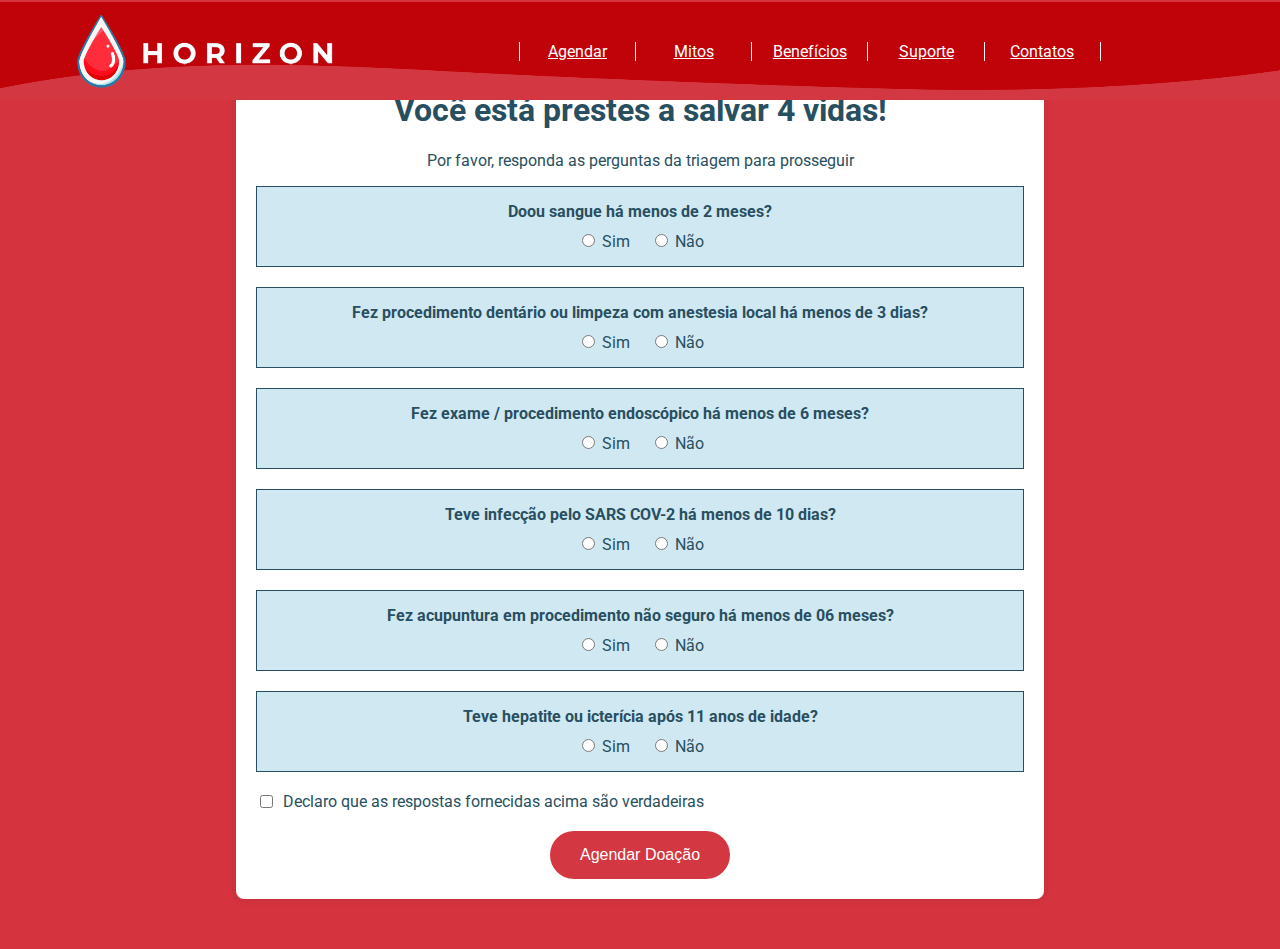
<file: Formulario.html>
<!DOCTYPE html>
<html lang="pt-BR">
<head>
    <meta charset="UTF-8">
    <meta name="viewport" content="width=device-width, initial-scale=1.0">
    <title>Formulário de Escolhas Binárias</title>
    <link rel="stylesheet" href="css/formulario.css">
    <link rel="stylesheet" href="css/home.css">
    <link rel="stylesheet" href="css/style.css">
</head>
<body>
    <header style="margin-top: -3.75%;" class="navbar1">
        <a href="index.html" style="width: 20%; display: flex; flex-direction: row; align-items: center; gap: 3%;">
            <img src="img/gota edit.png" style="width: 100%;" alt="logo">
        </a>

        <div style="display: flex; flex-direction: row-reverse; width: 60%;">
            <a href="Contatos.html" style="border-style: none solid none solid;" class="botoes_nav">Contatos</a>
            <a href="" class="botoes_nav">Suporte</a>
            <a href="" class="botoes_nav">Benefícios</a>
            <a href="" class="botoes_nav">Mitos</a>
            <a href="" class="botoes_nav">Agendar</a>
        </div>
        
        <div style="width: 10%; display: flex; flex-direction: row-reverse;">
            <a style="display: flex; align-items: center;" href="Cadastro.html">
              <i style="font-size: 250%; color: white;" class="fa-regular fa-user"></i>
            </a>
        </div>
    </header>
    <div class="container">
        <h1>Você está prestes a salvar 4 vidas!</h1>
        <p>Por favor, responda as perguntas da triagem para prosseguir</p>
        <form id="binaryForm">
            <div class="form-group">
                <div class="option-label">Doou sangue há menos de 2 meses?</div>
                <div class="option-inputs">
                    <label><input type="radio" name="option1" value="sim"> Sim</label>
                    <label><input type="radio" name="option1" value="nao"> Não</label>
                </div>
            </div>
            <div class="form-group">
                <div class="option-label">Fez procedimento dentário ou limpeza com anestesia local há menos de 3 dias?</div>
                <div class="option-inputs">
                    <label><input type="radio" name="option2" value="sim"> Sim</label>
                    <label><input type="radio" name="option2" value="nao"> Não</label>
                </div>
            </div>
            <div class="form-group">
                <div class="option-label">Fez exame / procedimento endoscópico há menos de 6 meses?</div>
                <div class="option-inputs">
                    <label><input type="radio" name="option3" value="sim"> Sim</label>
                    <label><input type="radio" name="option3" value="nao"> Não</label>
                </div>
            </div>
            <div class="form-group">
                <div class="option-label">Teve infecção pelo SARS COV-2 há menos de 10 dias?</div>
                <div class="option-inputs">
                    <label><input type="radio" name="option4" value="sim"> Sim</label>
                    <label><input type="radio" name="option4" value="nao"> Não</label>
                </div>
            </div>
            <div class="form-group">
                <div class="option-label">Fez acupuntura em procedimento não seguro há menos de 06 meses?</div>
                <div class="option-inputs">
                    <label><input type="radio" name="option5" value="sim"> Sim</label>
                    <label><input type="radio" name="option5" value="nao"> Não</label>
                </div>
            </div>
            <div class="form-group">
                <div class="option-label">Teve hepatite ou icterícia após 11 anos de idade?</div>
                <div class="option-inputs">
                    <label><input type="radio" name="option6" value="sim"> Sim</label>
                    <label><input type="radio" name="option6" value="nao"> Não</label>
                </div>
            </div>
            <div class="confirm-group">
                <input type="checkbox" id="confirmCheckbox">
                <label for="confirmCheckbox">Declaro que as respostas fornecidas acima são verdadeiras</label>
            </div>
            <button type="submit">Agendar Doação</button>
        </form>
    </div>
    <script src="scripts/formulario.js"></script>
</body>
</html>
</file>
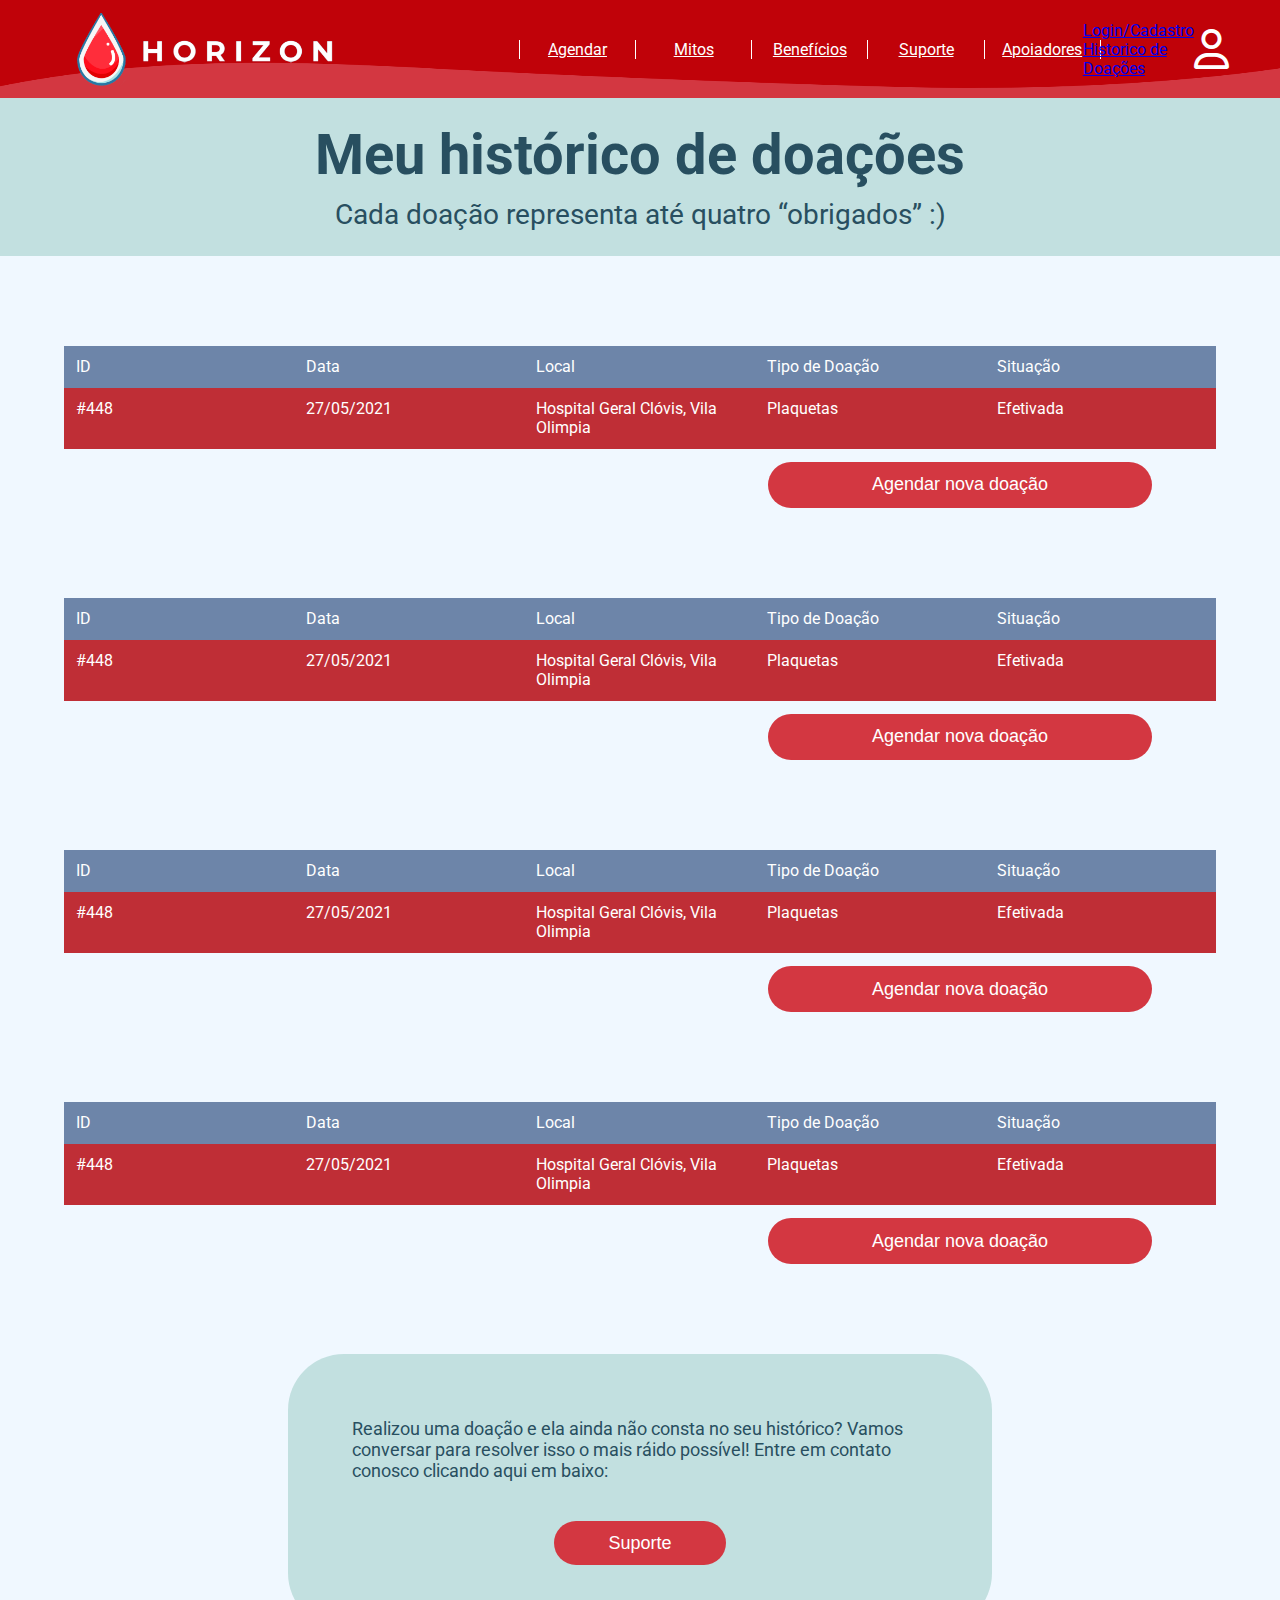
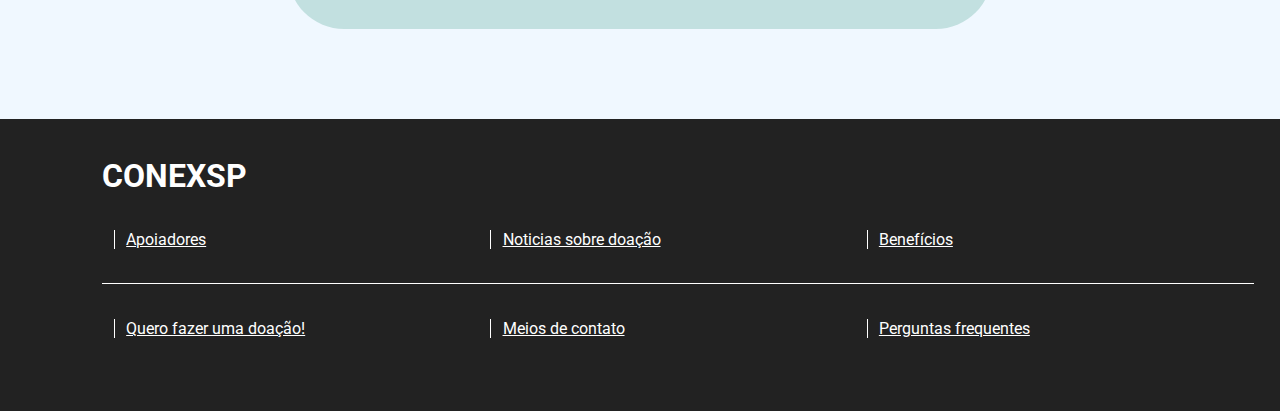
<file: Historico.html>
<!DOCTYPE html>
<html lang="en">

<head>
    <meta charset="UTF-8">
    <meta name="viewport" content="width=device-width, initial-scale=1.0">
    <title>Historico</title>
    <link rel="stylesheet" href="https://stackpath.bootstrapcdn.com/bootstrap/4.1.3/css/bootstrap.min.css" integrity="sha384-MCw98/SFnGE8fJT3GXwEOngsV7Zt27NXFoaoApmYm81iuXoPkFOJwJ8ERdknLPMO" crossorigin="anonymous">
    <link rel="stylesheet" href="css/historico.css">
    <link rel="stylesheet" href="https://cdnjs.cloudflare.com/ajax/libs/font-awesome/6.5.2/css/all.min.css">
    <link rel="stylesheet" href="https://cdnjs.cloudflare.com/ajax/libs/font-awesome/6.5.2/css/all.min.css"
        integrity="sha512-SnH5WK+bZxgPHs44uWIX+LLJAJ9/2PkPKZ5QiAj6Ta86w+fsb2TkcmfRyVX3pBnMFcV7oQPJkl9QevSCWr3W6A=="
        crossorigin="anonymous" referrerpolicy="no-referrer" />
    
</head>

<body style="background-color: aliceblue;">
    <div style="top:0;" class="navbar1">
        <a href="index.html" style="width: 20%; display: flex; flex-direction: row; align-items: center; gap: 3%;">
            <img src="img/gota edit.png" style="width: 100%;" alt="logo">
        </a>

        <div style="display: flex; flex-direction: row-reverse; width: 60%;">
            <a href="Apoiadores.html" style="border-style: none solid none solid;" class="botoes_nav">Apoiadores</a>
            <a href="Contatos.html" class="botoes_nav">Suporte</a>
            <a href="" class="botoes_nav">Benefícios</a>
            <a href="Mitos.html" class="botoes_nav">Mitos</a>
            <a href="Triagem.html" class="botoes_nav">Agendar</a>
        </div>

        <div style="width: 10%; display: flex; flex-direction: row-reverse;">
            <a style="display: flex; align-items: center;" id="navbarDropdown" role="button" data-toggle="dropdown" aria-haspopup="true" aria-expanded="false">
              <i style="font-size: 250%; color: white;" class="fa-regular fa-user"></i>
            </a>
            <div class="dropdown-menu" aria-labelledby="navbarDropdown">
              <a class="dropdown-item" href="Cadastro.html">Login/Cadastro</a>
              <a class="dropdown-item" href="Historico.html">Historico de Doações</a>
            </div>
        </div>
    </div>
    <div class="cabecalho">
        <h1>Meu histórico de doações</h1>
        <p>Cada doação representa até quatro “obrigados” :)</p>
    </div>
    <div class="area_historico">
        <div class="parte_azul">
            <div>ID</div>
            <div>Data</div>
            <div>Local</div>
            <div>Tipo de Doação</div>
            <div>Situação</div>
        </div>
        <div class="parte_vermelha">
            <div>#448</div>
            <div>27/05/2021</div>
            <div>Hospital Geral Clóvis, Vila Olimpia</div>
            <div>Plaquetas</div>
            <div>Efetivada</div>
        </div>
    </div>
    <button>Agendar nova doação</button>
    <div class="area_historico">
        <div class="parte_azul">
            <div>ID</div>
            <div>Data</div>
            <div>Local</div>
            <div>Tipo de Doação</div>
            <div>Situação</div>
        </div>
        <div class="parte_vermelha">
            <div>#448</div>
            <div>27/05/2021</div>
            <div>Hospital Geral Clóvis, Vila Olimpia</div>
            <div>Plaquetas</div>
            <div>Efetivada</div>
        </div>
    </div>
    <button>Agendar nova doação</button>
    <div class="area_historico">
        <div class="parte_azul">
            <div>ID</div>
            <div>Data</div>
            <div>Local</div>
            <div>Tipo de Doação</div>
            <div>Situação</div>
        </div>
        <div class="parte_vermelha">
            <div>#448</div>
            <div>27/05/2021</div>
            <div>Hospital Geral Clóvis, Vila Olimpia</div>
            <div>Plaquetas</div>
            <div>Efetivada</div>
        </div>
    </div>
    <button>Agendar nova doação</button>
    <div class="area_historico">
        <div class="parte_azul">
            <div>ID</div>
            <div>Data</div>
            <div>Local</div>
            <div>Tipo de Doação</div>
            <div>Situação</div>
        </div>
        <div class="parte_vermelha">
            <div>#448</div>
            <div>27/05/2021</div>
            <div>Hospital Geral Clóvis, Vila Olimpia</div>
            <div>Plaquetas</div>
            <div>Efetivada</div>
        </div>
    </div>
    <button>Agendar nova doação</button>

    <div class="div_central">
        <p>Realizou uma doação e ela ainda não consta no seu histórico? Vamos conversar para resolver isso o mais ráido
        possível! Entre em contato conosco clicando aqui em baixo:</p>
        <button style="align-self: center; margin: 0; margin-top: 7%; padding: 2%;">Suporte</button>
    </div>

    <footer class="footer">
        <div style="width: 90%;">
          <h1>CONEXSP</h1>
          <div class="div_a">
            <a href="" style="border-style: none none none solid; border-width: 1px; padding-left: 1%; width: 33%; color: white;">
              Apoiadores
            </a>
            <a href="" style="border-style: none none none solid; border-width: 1px; padding-left: 1%; width: 33%; color: white;">
              Noticias sobre doação
            </a>
            <a href="" style="border-style: none none none solid; border-width: 1px; padding-left: 1%; width: 33%; color: white;">
              Benefícios
            </a>
          </div>
          <div style="border-style: none;" class="div_a">
            <a href="" style="border-style: none none none solid; border-width: 1px; padding-left: 1%; width: 33%; color: white;">
              Quero fazer uma doação!
            </a>
            <a href="" style="border-style: none none none solid; border-width: 1px; padding-left: 1%; width: 33%; color: white;">
              Meios de contato
            </a>
            <a href="" style="border-style: none none none solid; border-width: 1px; padding-left: 1%; width: 33%; color: white;">
              Perguntas frequentes
            </a>
          </div>
        </div>
        

    </footer>

    <script src="scripts/script.js"></script>
    <script src="https://code.jquery.com/jquery-3.3.1.slim.min.js" integrity="sha384-q8i/X+965DzO0rT7abK41JStQIAqVgRVzpbzo5smXKp4YfRvH+8abtTE1Pi6jizo" crossorigin="anonymous"></script>
    <script src="https://cdnjs.cloudflare.com/ajax/libs/popper.js/1.14.3/umd/popper.min.js" integrity="sha384-ZMP7rVo3mIykV+2+9J3UJ46jBk0WLaUAdn689aCwoqbBJiSnjAK/l8WvCWPIPm49" crossorigin="anonymous"></script>
    <script src="https://stackpath.bootstrapcdn.com/bootstrap/4.1.3/js/bootstrap.min.js" integrity="sha384-ChfqqxuZUCnJSK3+MXmPNIyE6ZbWh2IMqE241rYiqJxyMiZ6OW/JmZQ5stwEULTy" crossorigin="anonymous"></script>
</body>

</html>
</file>
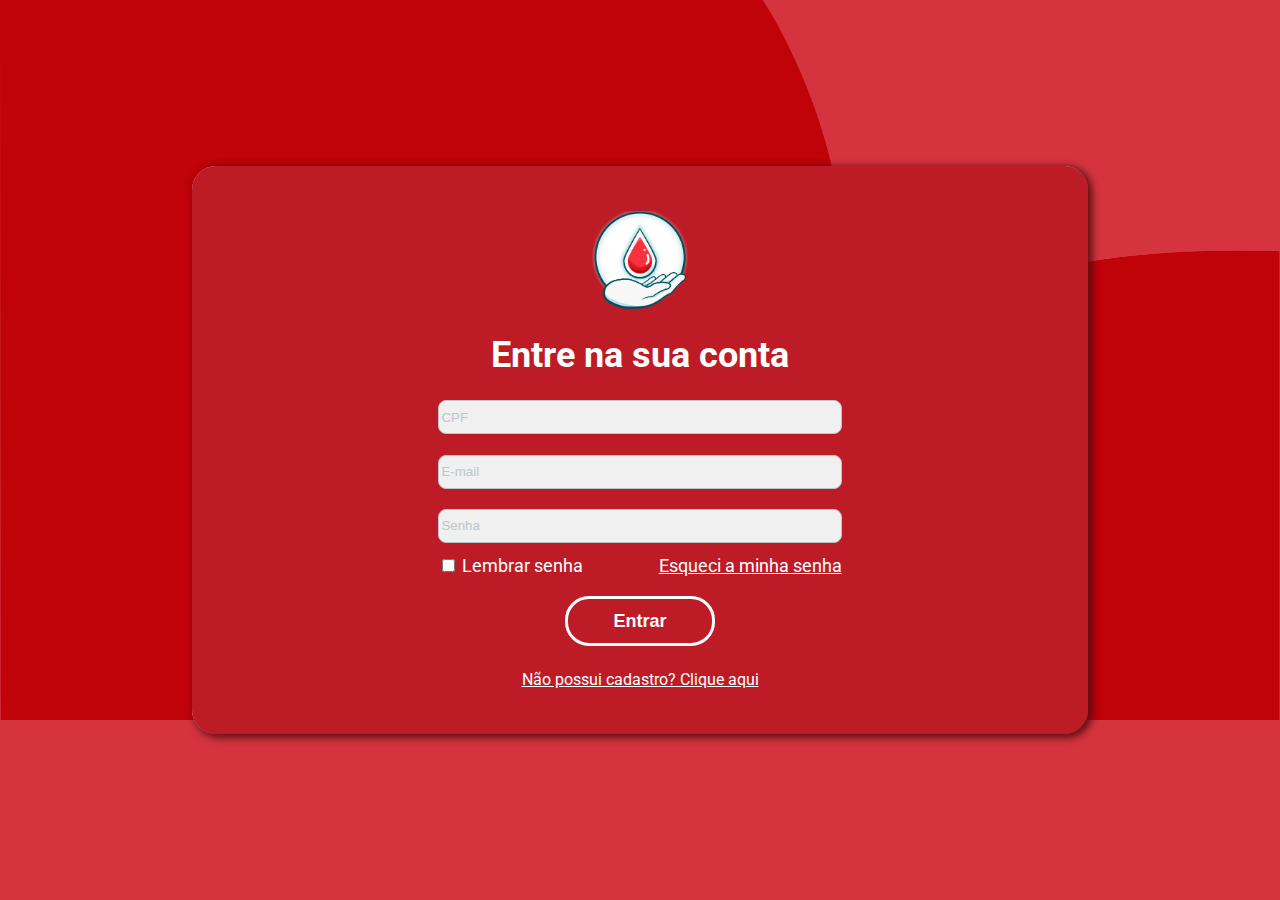
<file: Login.html>
<!DOCTYPE html>
<html lang="en">
<head>
    <meta charset="UTF-8">
    <meta name="viewport" content="width=device-width, initial-scale=1.0">
    <title>Login</title>
    <link rel="stylesheet" href="css/style.css">
    <link rel="stylesheet" href="https://cdnjs.cloudflare.com/ajax/libs/font-awesome/6.5.2/css/all.min.css">
</head>
<body class="img_fundo">
     <div class="principal">
        <div style="width: 100%; border-radius: 24px; box-shadow: 3px 3px 9px  rgb(95, 16, 16); background: rgba(189, 28, 38, 1);" class="leva_login">
            <img width="12%" src="img/mao_gota_circulo.png" alt="">
            <h1>Entre na sua conta</h1>
            
            <div style="width: 50%; display: flex; flex-direction: column; justify-content: space-between;">
                <input type="text" placeholder="CPF" class="input_texto" id="cpfLogin">
                <input style="margin-top: 5%;" type="text" placeholder="E-mail" class="input_texto" id="emailLogin">
                <input style="margin-top: 5%; margin-bottom: 3%;"  type="text" placeholder="Senha" class="input_texto" id="senhaLogin">

                <div style="display: flex; flex-direction: row;">
                    <div style="width: 50%; text-align: left;">
                        <input type="checkbox">
                        <a>Lembrar senha</a>
                    </div>
                    <div style="width: 50%; text-align: right; margin-bottom: 5%;">
                        <a style="color: white;" href="">Esqueci a minha senha</a>
                    </div>
                </div>
                
                
            </div>

            <button class="botoes" onclick="loga()">Entrar</button>
            <a style="font-size: 16px; color: white; margin-top: 3%;" onmouseover="this.style.color= 'white';" href="Cadastro.html">Não possui cadastro? Clique aqui</a>
            
        </div>
        
     </div>
     <script src="scripts/script.js"></script>
</body>
</html>
</file>
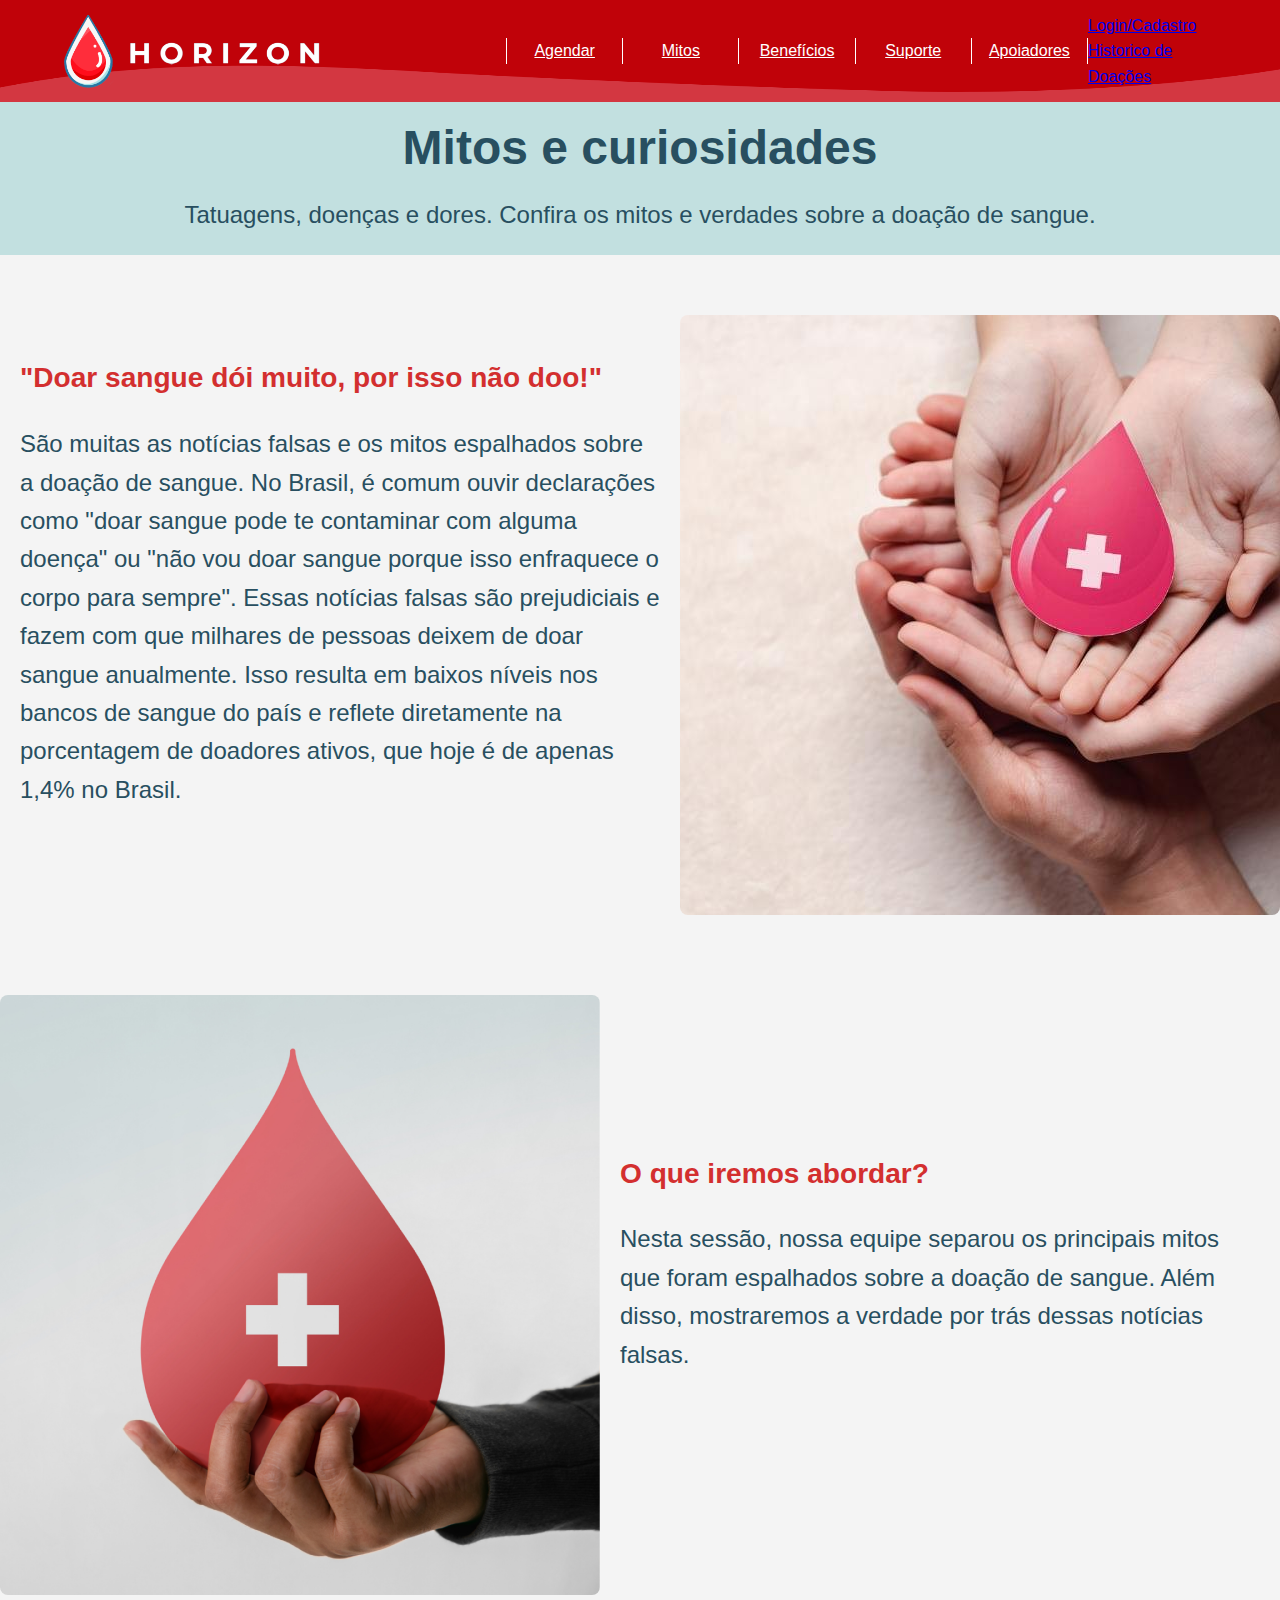
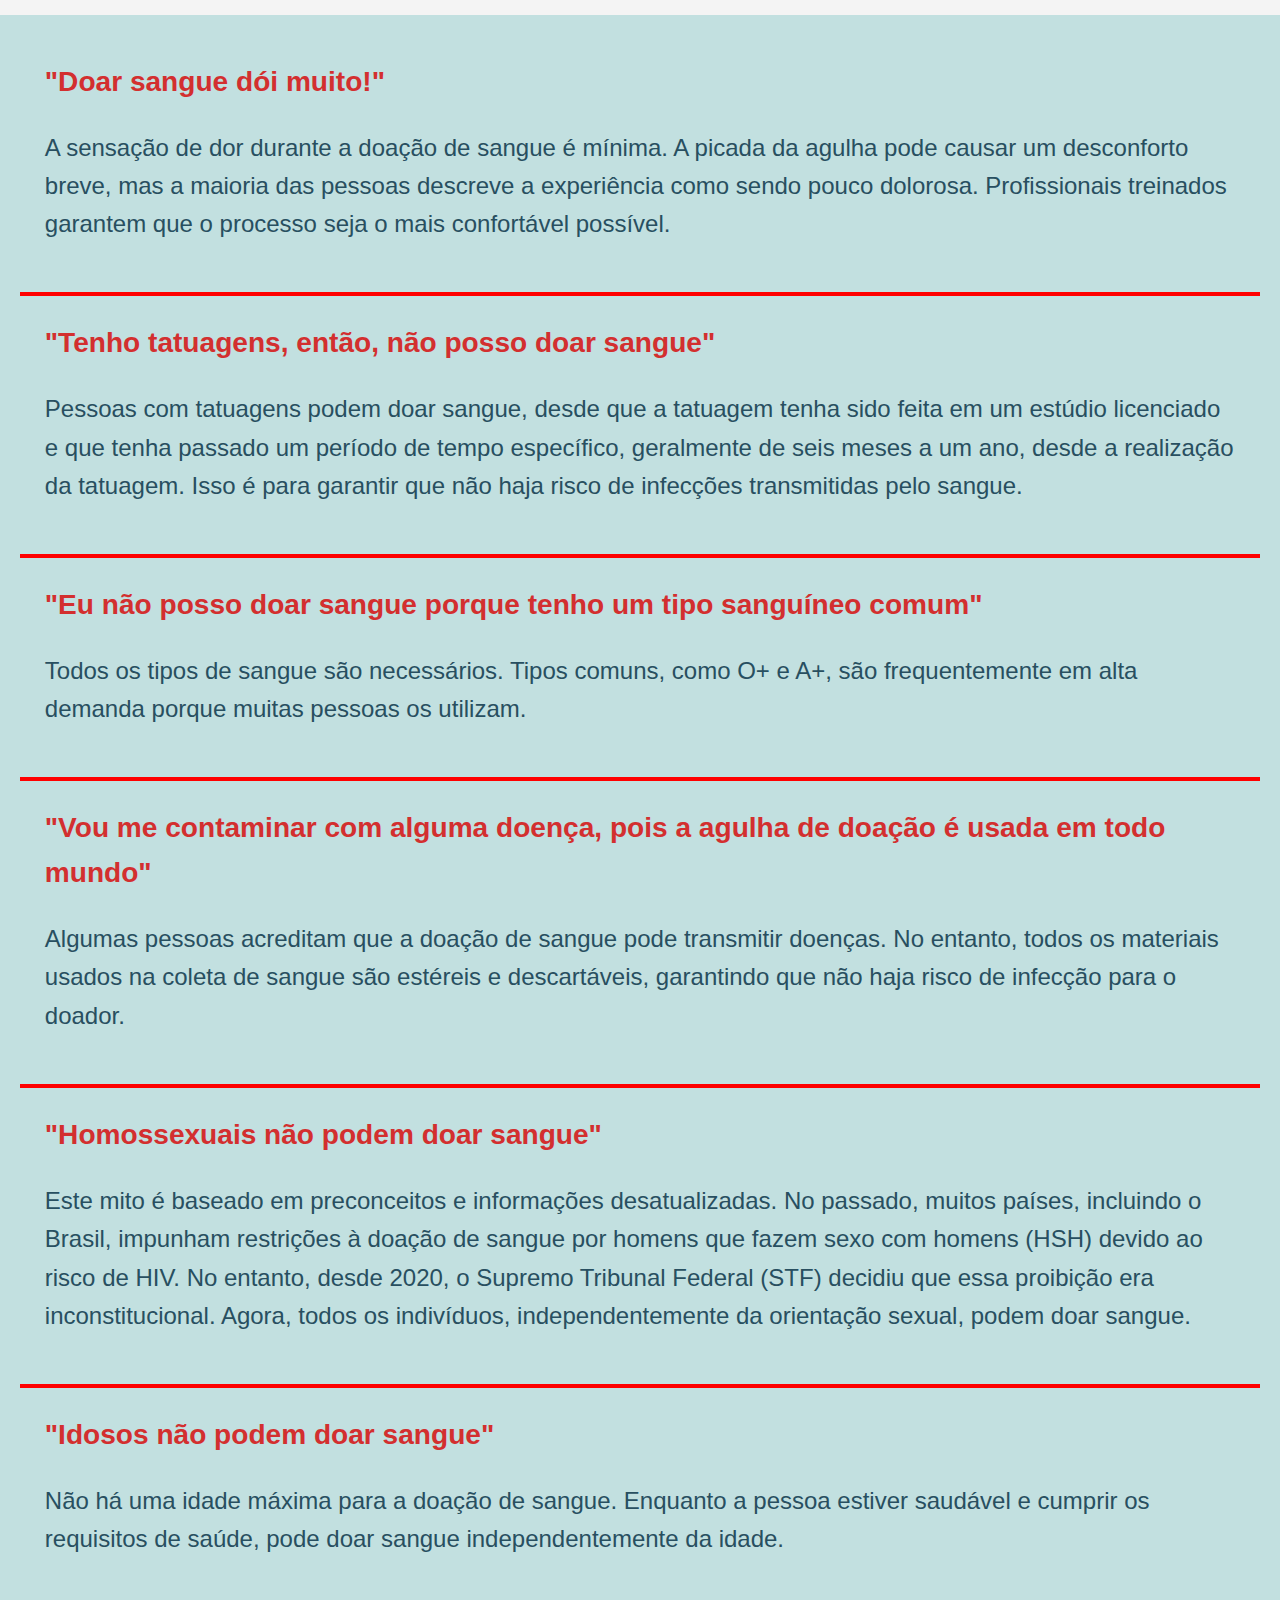
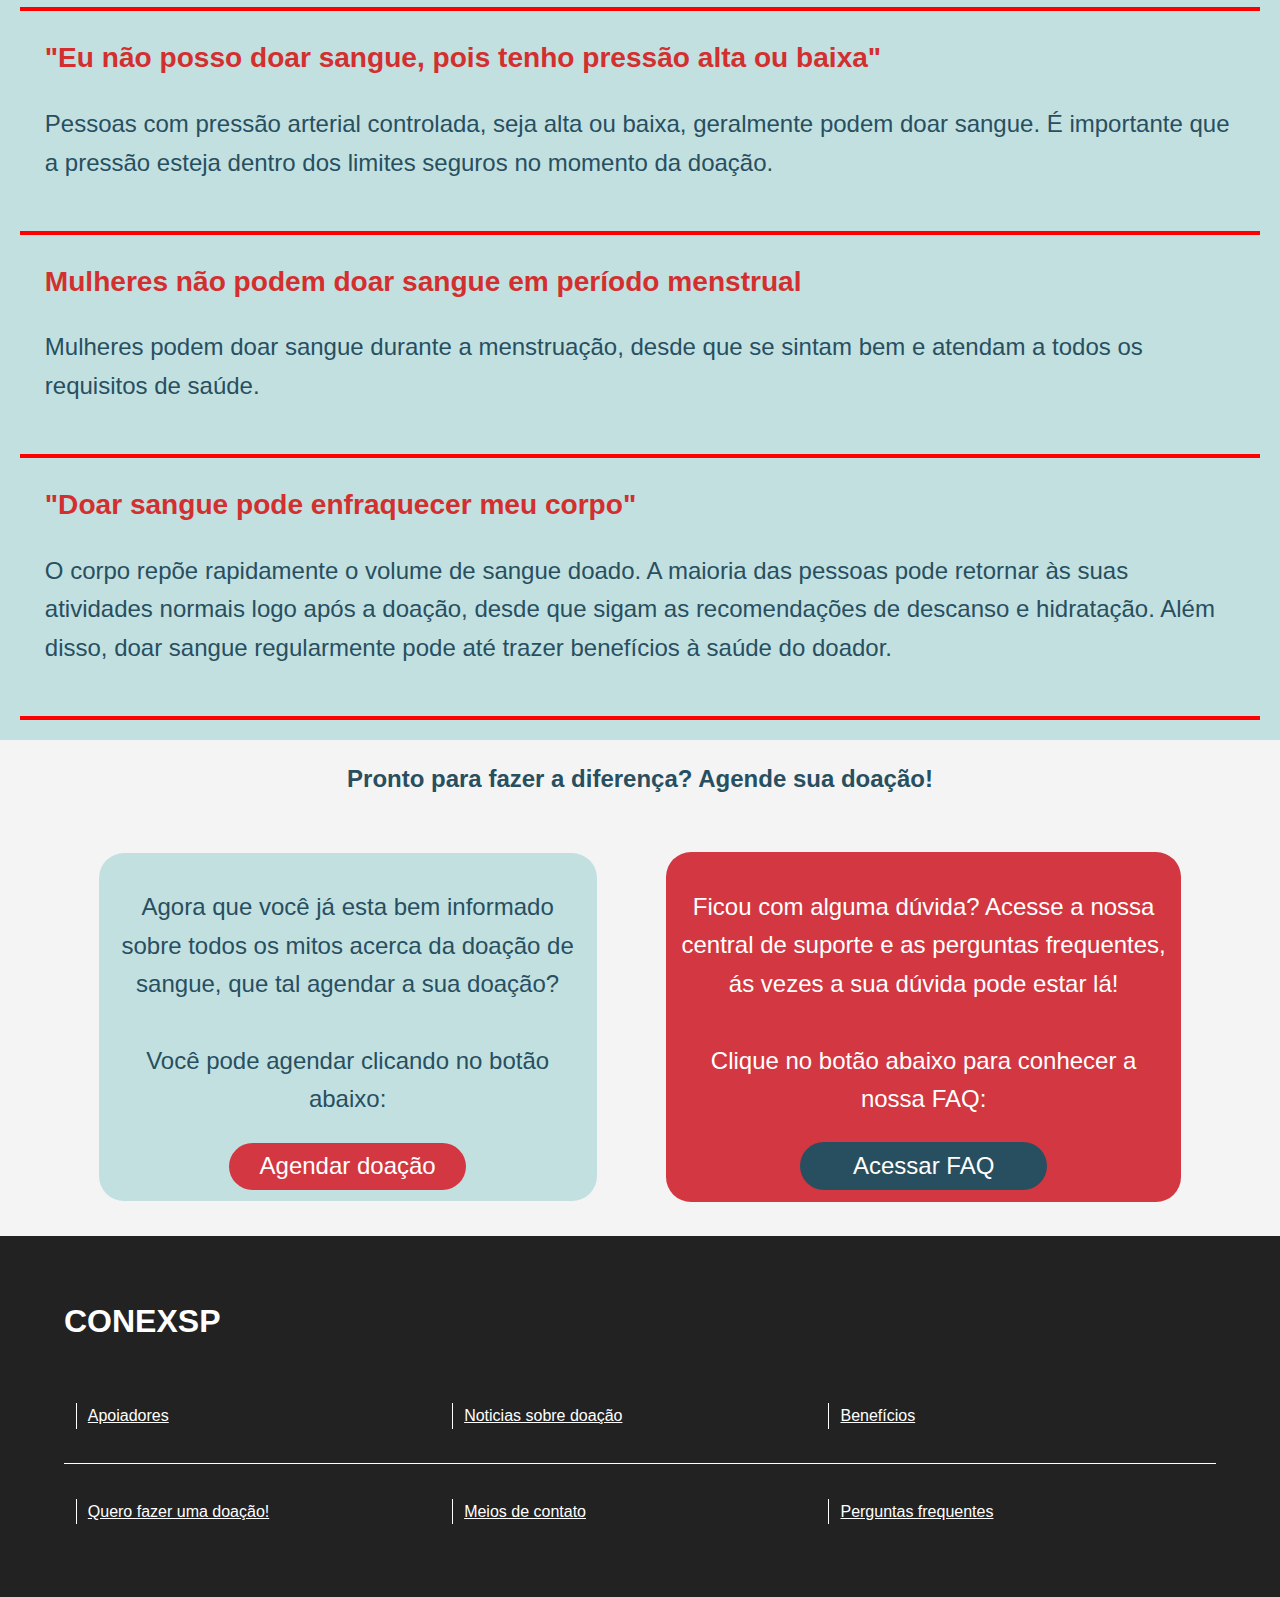
<file: Mitos.html>
<!DOCTYPE html>
<html lang="pt-br">

<head>
  <meta charset="UTF-8" />
  <meta name="viewport" content="width=device-width, initial-scale=1.0" />
  <title>Mitos</title>
  <link rel="stylesheet" href="css/mitos.css" />
  <link rel="stylesheet" href="css/home.css" />
  <link rel="stylesheet" href="https://stackpath.bootstrapcdn.com/bootstrap/4.1.3/css/bootstrap.min.css"
    integrity="sha384-MCw98/SFnGE8fJT3GXwEOngsV7Zt27NXFoaoApmYm81iuXoPkFOJwJ8ERdknLPMO" crossorigin="anonymous">
  <link rel="stylesheet" href="https://cdnjs.cloudflare.com/ajax/libs/font-awesome/6.5.2/css/all.min.css"
    integrity="sha512-SnH5WK+bZxgPHs44uWIX+LLJAJ9/2PkPKZ5QiAj6Ta86w+fsb2TkcmfRyVX3pBnMFcV7oQPJkl9QevSCWr3W6A=="
    crossorigin="anonymous" referrerpolicy="no-referrer" />
</head>

<body>
  <div class="navbar1">
    <a href="index.html" style="width: 20%; display: flex; flex-direction: row; align-items: center; gap: 3%;">
      <img src="img/gota edit.png" style="width: 100%;" alt="logo">
    </a>

    <div style="display: flex; flex-direction: row-reverse; width: 60%;">
      <a href="Apoiadores.html" style="border-style: none solid none solid;" class="botoes_nav">Apoiadores</a>
      <a href="Contatos.html" class="botoes_nav">Suporte</a>
      <a href="" class="botoes_nav">Benefícios</a>
      <a href="Mitos.html" class="botoes_nav">Mitos</a>
      <a href="Triagem.html" class="botoes_nav">Agendar</a>
    </div>

    <div style="width: 10%; display: flex; flex-direction: row-reverse;">
      <a style="display: flex; align-items: center;" id="navbarDropdown" role="button" data-toggle="dropdown" aria-haspopup="true" aria-expanded="false">
        <i style="font-size: 250%; color: white;" class="fa-regular fa-user"></i>
      </a>
      <div class="dropdown-menu" aria-labelledby="navbarDropdown">
        <a class="dropdown-item" href="Cadastro.html">Login/Cadastro</a>
        <a class="dropdown-item" href="Historico.html">Historico de Doações</a>
      </div>
    </div>
  </div>

  <header>
    <h1>Mitos e curiosidades</h1>
    <p>
      Tatuagens, doenças e dores. Confira os mitos e verdades sobre a doação
      de sangue.
    </p>
  </header>

  <section class="info">
    <div class="content">
      <h3>"Doar sangue dói muito, por isso não doo!"</h3>
      <p>
        São muitas as notícias falsas e os mitos espalhados sobre a doação de
        sangue. No Brasil, é comum ouvir declarações como "doar sangue pode te
        contaminar com alguma doença" ou "não vou doar sangue porque isso
        enfraquece o corpo para sempre". Essas notícias falsas são
        prejudiciais e fazem com que milhares de pessoas deixem de doar sangue
        anualmente. Isso resulta em baixos níveis nos bancos de sangue do país
        e reflete diretamente na porcentagem de doadores ativos, que hoje é de
        apenas 1,4% no Brasil.
      </p>
    </div>
    <img src="img/mitos/imagem 1_mitos.png" alt="Mito sobre doação de sangue" />
  </section>

  <section class="info">
    <img src="img/mitos/imagem 2_mitos.png" alt="Mito sobre doação de sangue" />
    <div class="content">
      <h3>O que iremos abordar?</h3>
      <p>
        Nesta sessão, nossa equipe separou os principais mitos que foram
        espalhados sobre a doação de sangue. Além disso, mostraremos a verdade
        por trás dessas notícias falsas.
      </p>
    </div>
  </section>

  <section class="myth">
    <div class="mitos">
      <h3>"Doar sangue dói muito!"</h3>
      <p>
        A sensação de dor durante a doação de sangue é mínima. A picada da
        agulha pode causar um desconforto breve, mas a maioria das pessoas
        descreve a experiência como sendo pouco dolorosa. Profissionais
        treinados garantem que o processo seja o mais confortável possível.
      </p>
    </div>

    <div class="mitos">
      <h3>"Tenho tatuagens, então, não posso doar sangue"</h3>
      <p>
        Pessoas com tatuagens podem doar sangue, desde que a tatuagem tenha
        sido feita em um estúdio licenciado e que tenha passado um período de
        tempo específico, geralmente de seis meses a um ano, desde a
        realização da tatuagem. Isso é para garantir que não haja risco de
        infecções transmitidas pelo sangue.
      </p>
    </div>

    <div class="mitos">
      <h3>"Eu não posso doar sangue porque tenho um tipo sanguíneo comum"</h3>
      <p>
        Todos os tipos de sangue são necessários. Tipos comuns, como O+ e A+,
        são frequentemente em alta demanda porque muitas pessoas os utilizam.
      </p>
    </div>

    <div class="mitos">
      <h3>
        "Vou me contaminar com alguma doença, pois a agulha de doação é usada
        em todo mundo"
      </h3>
      <p>
        Algumas pessoas acreditam que a doação de sangue pode transmitir
        doenças. No entanto, todos os materiais usados na coleta de sangue são
        estéreis e descartáveis, garantindo que não haja risco de infecção
        para o doador.
      </p>
    </div>

    <div class="mitos">
      <h3>"Homossexuais não podem doar sangue"</h3>
      <p>
        Este mito é baseado em preconceitos e informações desatualizadas. No
        passado, muitos países, incluindo o Brasil, impunham restrições à
        doação de sangue por homens que fazem sexo com homens (HSH) devido ao
        risco de HIV. No entanto, desde 2020, o Supremo Tribunal Federal (STF)
        decidiu que essa proibição era inconstitucional. Agora, todos os
        indivíduos, independentemente da orientação sexual, podem doar sangue.
      </p>
    </div>

    <div class="mitos">
      <h3>"Idosos não podem doar sangue"</h3>
      <p>
        Não há uma idade máxima para a doação de sangue. Enquanto a pessoa
        estiver saudável e cumprir os requisitos de saúde, pode doar sangue
        independentemente da idade.
      </p>
    </div>

    <div class="mitos">
      <h3>"Eu não posso doar sangue, pois tenho pressão alta ou baixa"</h3>
      <p>
        Pessoas com pressão arterial controlada, seja alta ou baixa,
        geralmente podem doar sangue. É importante que a pressão esteja dentro
        dos limites seguros no momento da doação.
      </p>
    </div>

    <div class="mitos">
      <h3>Mulheres não podem doar sangue em período menstrual</h3>
      <p>
        Mulheres podem doar sangue durante a menstruação, desde que se sintam
        bem e atendam a todos os requisitos de saúde.
      </p>
    </div>

    <div class="mitos">
      <h3>"Doar sangue pode enfraquecer meu corpo"</h3>
      <p>
        O corpo repõe rapidamente o volume de sangue doado. A maioria das
        pessoas pode retornar às suas atividades normais logo após a doação,
        desde que sigam as recomendações de descanso e hidratação. Além disso,
        doar sangue regularmente pode até trazer benefícios à saúde do doador.
      </p>
    </div>
  </section>

  <div class="title">
    <h2>Pronto para fazer a diferença? Agende sua doação!</h2>
  </div>

  <section class="final">
    <div class="component1">
      <p>
        Agora que você já esta bem informado sobre todos os mitos acerca da
        doação de sangue, que tal agendar a sua doação? <br /><br />
        Você pode agendar clicando no botão abaixo:
      </p>
      <a href="Triagem.html"><button style="background-color: #d33741" type="submit">
          Agendar doação
        </button></a>
    </div>

    <div class="component2">
      <p>
        Ficou com alguma dúvida? Acesse a nossa central de suporte e as
        perguntas frequentes, ás vezes a sua dúvida pode estar lá!
        <br /><br />
        Clique no botão abaixo para conhecer a nossa FAQ:
      </p>
      <a href="Contatos.html"><button style="background-color: #284f60" type="submit">
          Acessar FAQ
        </button></a>
    </div>
  </section>

  <footer class="footer">
    <div style="width: 90%;">
      <h1>CONEXSP</h1>
      <div class="div_a">
        <a href=""
          style="border-style: none none none solid; border-width: 1px; padding-left: 1%; width: 33%; color: white;">
          Apoiadores
        </a>
        <a href=""
          style="border-style: none none none solid; border-width: 1px; padding-left: 1%; width: 33%; color: white;">
          Noticias sobre doação
        </a>
        <a href=""
          style="border-style: none none none solid; border-width: 1px; padding-left: 1%; width: 33%; color: white;">
          Benefícios
        </a>
      </div>
      <div style="border-style: none;" class="div_a">
        <a href=""
          style="border-style: none none none solid; border-width: 1px; padding-left: 1%; width: 33%; color: white;">
          Quero fazer uma doação!
        </a>
        <a href=""
          style="border-style: none none none solid; border-width: 1px; padding-left: 1%; width: 33%; color: white;">
          Meios de contato
        </a>
        <a href=""
          style="border-style: none none none solid; border-width: 1px; padding-left: 1%; width: 33%; color: white;">
          Perguntas frequentes
        </a>
      </div>
    </div>
  </footer>

  <script src="scripts/script.js"></script>
</body>

</html>
</file>
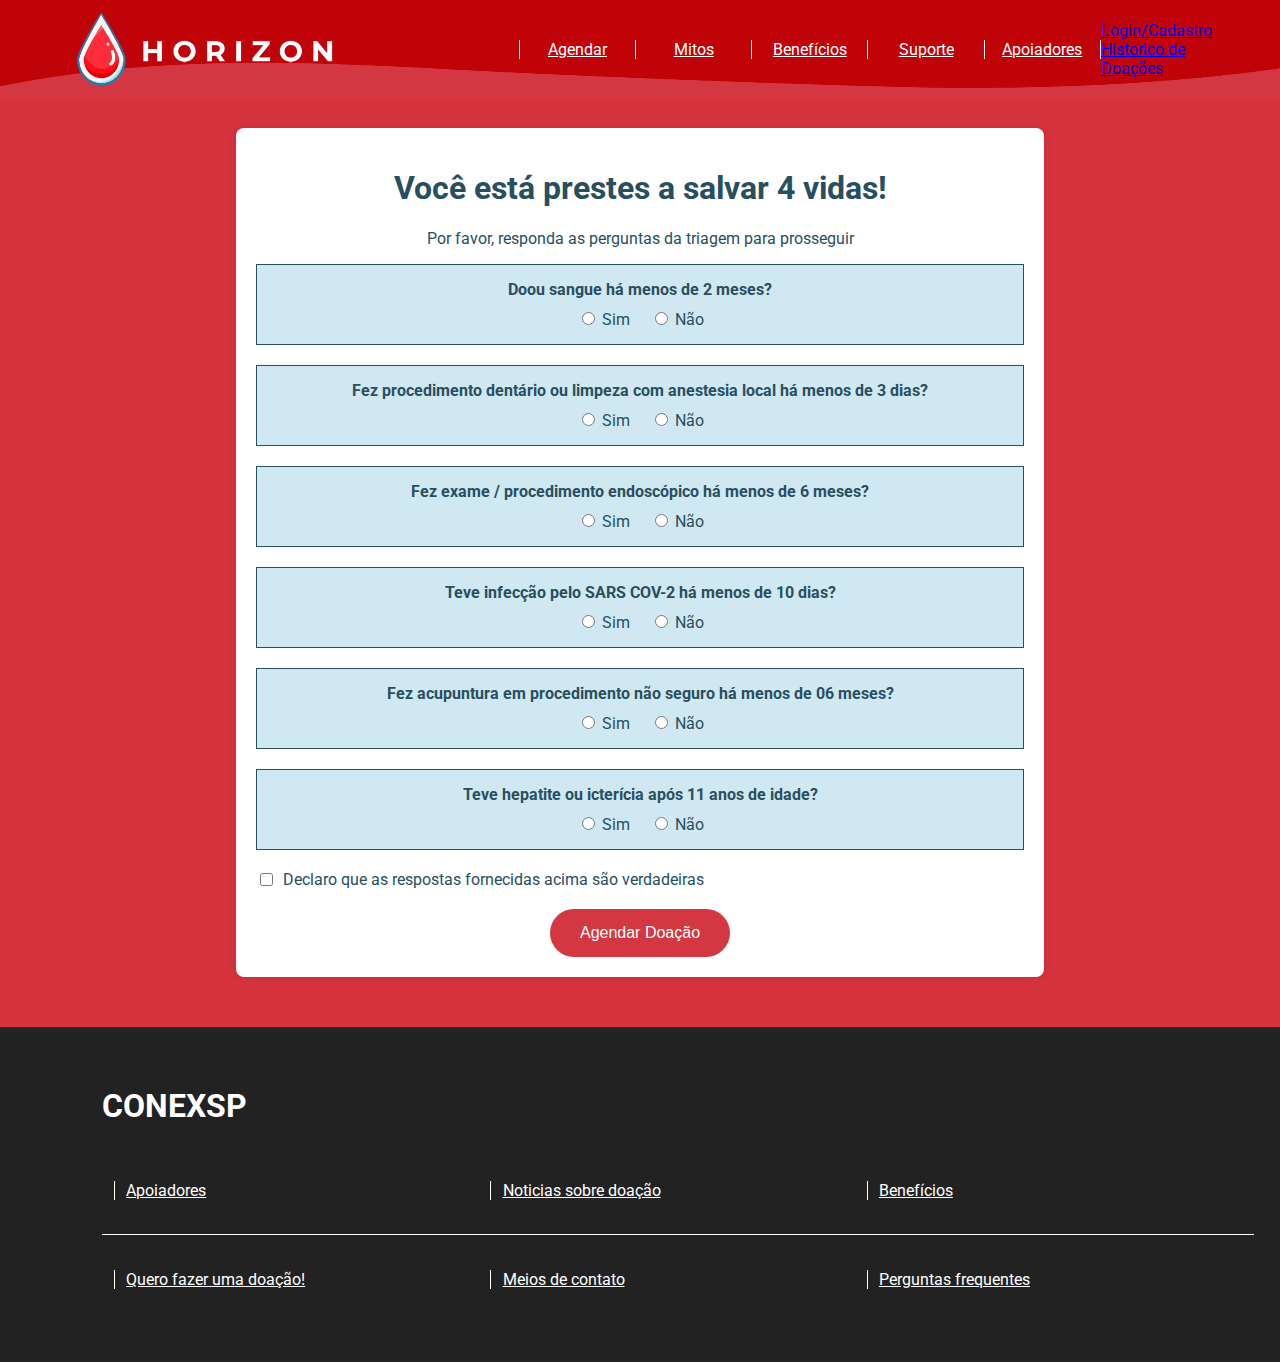
<file: Triagem.html>
<!DOCTYPE html>
<html lang="pt-BR">
<head>
    <meta charset="UTF-8">
    <meta name="viewport" content="width=device-width, initial-scale=1.0">
    <title>Triagem virtual</title>
    <link rel="stylesheet" href="css/triagem.css">
    <link rel="stylesheet" href="css/home.css">
    <link rel="stylesheet" href="css/style.css">
    <link rel="stylesheet" href="https://cdnjs.cloudflare.com/ajax/libs/font-awesome/6.5.2/css/all.min.css" integrity="sha512-SnH5WK+bZxgPHs44uWIX+LLJAJ9/2PkPKZ5QiAj6Ta86w+fsb2TkcmfRyVX3pBnMFcV7oQPJkl9QevSCWr3W6A==" crossorigin="anonymous" referrerpolicy="no-referrer" />
    <link rel="stylesheet" href="https://stackpath.bootstrapcdn.com/bootstrap/4.1.3/css/bootstrap.min.css" integrity="sha384-MCw98/SFnGE8fJT3GXwEOngsV7Zt27NXFoaoApmYm81iuXoPkFOJwJ8ERdknLPMO" crossorigin="anonymous">

</head>
<body>
    <header style="margin-top: -10%;" class="navbar1">
        <a href="index.html" style="width: 20%; display: flex; flex-direction: row; align-items: center; gap: 3%;">
            <img src="img/gota edit.png" style="width: 100%;" alt="logo">
        </a>

        <div style="display: flex; flex-direction: row-reverse; width: 60%;">
            <a href="Apoiadores.html" style="border-style: none solid none solid;" class="botoes_nav">Apoiadores</a>
            <a href="Contatos.html" class="botoes_nav">Suporte</a>
            <a href="" class="botoes_nav">Benefícios</a>
            <a href="Mitos.html" class="botoes_nav">Mitos</a>
            <a href="Triagem.html" class="botoes_nav">Agendar</a>
        </div>
        
        <div style="width: 10%; display: flex; flex-direction: row-reverse;">
            <a style="display: flex; align-items: center;" id="navbarDropdown" role="button" data-toggle="dropdown" aria-haspopup="true" aria-expanded="false">
              <i style="font-size: 250%; color: white;" class="fa-regular fa-user"></i>
            </a>
            <div class="dropdown-menu" aria-labelledby="navbarDropdown">
              <a class="dropdown-item" href="Cadastro.html">Login/Cadastro</a>
              <a class="dropdown-item" href="Historico.html">Historico de Doações</a>
            </div>
        </div>
    </header>

    <div class="triagem">
        <h1>Você está prestes a salvar 4 vidas!</h1>
        <p>Por favor, responda as perguntas da triagem para prosseguir</p>
        <form id="binaryForm">
            <div class="form-group">
                <div class="option-label">Doou sangue há menos de 2 meses?</div>
                <div class="option-inputs">
                    <label><input type="radio" name="option1" value="sim"> Sim</label>
                    <label><input type="radio" name="option1" value="nao"> Não</label>
                </div>
            </div>
            <div class="form-group">
                <div class="option-label">Fez procedimento dentário ou limpeza com anestesia local há menos de 3 dias?</div>
                <div class="option-inputs">
                    <label><input type="radio" name="option2" value="sim"> Sim</label>
                    <label><input type="radio" name="option2" value="nao"> Não</label>
                </div>
            </div>
            <div class="form-group">
                <div class="option-label">Fez exame / procedimento endoscópico há menos de 6 meses?</div>
                <div class="option-inputs">
                    <label><input type="radio" name="option3" value="sim"> Sim</label>
                    <label><input type="radio" name="option3" value="nao"> Não</label>
                </div>
            </div>
            <div class="form-group">
                <div class="option-label">Teve infecção pelo SARS COV-2 há menos de 10 dias?</div>
                <div class="option-inputs">
                    <label><input type="radio" name="option4" value="sim"> Sim</label>
                    <label><input type="radio" name="option4" value="nao"> Não</label>
                </div>
            </div>
            <div class="form-group">
                <div class="option-label">Fez acupuntura em procedimento não seguro há menos de 06 meses?</div>
                <div class="option-inputs">
                    <label><input type="radio" name="option5" value="sim"> Sim</label>
                    <label><input type="radio" name="option5" value="nao"> Não</label>
                </div>
            </div>
            <div class="form-group">
                <div class="option-label">Teve hepatite ou icterícia após 11 anos de idade?</div>
                <div class="option-inputs">
                    <label><input type="radio" name="option6" value="sim"> Sim</label>
                    <label><input type="radio" name="option6" value="nao"> Não</label>
                </div>
            </div>
            <div class="confirm-group">
                <input type="checkbox" id="confirmCheckbox">
                <label for="confirmCheckbox">Declaro que as respostas fornecidas acima são verdadeiras</label>
            </div>
            <button type="submit">Agendar Doação</button>
        </form>
    </div>
    
    <footer class="footer">
        <div style="width: 90%;">
          <h1 style="color: white;">CONEXSP</h1>
          <div class="div_a">
            <a href="" style="border-style: none none none solid; border-width: 1px; padding-left: 1%; width: 33%; color: white;">
              Apoiadores
            </a>
            <a href="" style="border-style: none none none solid; border-width: 1px; padding-left: 1%; width: 33%; color: white;">
              Noticias sobre doação
            </a>
            <a href="" style="border-style: none none none solid; border-width: 1px; padding-left: 1%; width: 33%; color: white;">
              Benefícios
            </a>
          </div>
          <div style="border-style: none;" class="div_a">
            <a href="" style="border-style: none none none solid; border-width: 1px; padding-left: 1%; width: 33%; color: white;">
              Quero fazer uma doação!
            </a>
            <a href="" style="border-style: none none none solid; border-width: 1px; padding-left: 1%; width: 33%; color: white;">
              Meios de contato
            </a>
            <a href="" style="border-style: none none none solid; border-width: 1px; padding-left: 1%; width: 33%; color: white;">
              Perguntas frequentes
            </a>
          </div>
        </div>
        

    </footer>

    <script src="scripts/script.js"></script>
    <script src="scripts/triagem.js"></script>
    <script src="https://code.jquery.com/jquery-3.3.1.slim.min.js"
    integrity="sha384-q8i/X+965DzO0rT7abK41JStQIAqVgRVzpbzo5smXKp4YfRvH+8abtTE1Pi6jizo"
    crossorigin="anonymous"></script>
    <script src="https://cdnjs.cloudflare.com/ajax/libs/popper.js/1.14.3/umd/popper.min.js"
    integrity="sha384-ZMP7rVo3mIykV+2+9J3UJ46jBk0WLaUAdn689aCwoqbBJiSnjAK/l8WvCWPIPm49"
    crossorigin="anonymous"></script>
    <script src="https://stackpath.bootstrapcdn.com/bootstrap/4.1.3/js/bootstrap.min.js"
    integrity="sha384-ChfqqxuZUCnJSK3+MXmPNIyE6ZbWh2IMqE241rYiqJxyMiZ6OW/JmZQ5stwEULTy"
    crossorigin="anonymous"></script>
</body>
</html>
</file>
<file: css/style.css>
@import url('https://fonts.googleapis.com/css2?family=Roboto:ital,wght@0,100;0,300;0,400;0,500;0,700;0,900;1,100;1,300;1,400;1,500;1,700;1,900&display=swap');
::placeholder{
    color: rgb(191, 197, 202);
}
body{
    background-color: #D5343F;
    font-family:'Roboto', sans-serif;
}

.img_fundo{
    background-image: url("/img/fundo principal.png");
    background-size: 100% 9000%;
    background-repeat: no-repeat;
}

.principal{
    width: 70%;
    height: fit-content;
    top: 50%;
    left: 50%;
    position: absolute;
    transform: translate(-50%,-50%);
    display: flex;
    justify-content: space-between;
    border-radius: 24px;
    box-shadow: 4px 2px 7px  #00000040;
    background-color: white;
}

.leva_login{
    width: 40%;
    padding: 5%;
    display: flex;
    align-items: center;
    text-align: center;
    justify-content: center;
    flex-direction: column;
    background-color: #BD1C26;
    border-top-left-radius: 24px;
    border-bottom-left-radius: 24px;
    color: white;
    font-size: 18px;
}

.area_cadastro{
    width: 60%;
    padding: 5%;
    display: flex;
    align-items: center;
    flex-direction: column;
    color: grey;
    color:rgb(198, 198, 198);
}

.botoes{
    width: 150px;
    height: 50px;

    border-width: 3px;
    border-radius: 24px;
    border-color: white;
    border-style: solid;

    background-color: rgb(189, 28, 38);
    color: white;

    font-size: 18px;
    font-weight:550;
}

.formulario{
    width: 100%;
    margin-top: 5%;
}

.input_texto{
    height: 30px;
    background-color: rgb(240, 240, 240);

    border-color: grey;
    border-radius: 8px;
    border-style: solid;
    border-color: rgb(191, 197, 202);
    border-width: 1px;
}

.boleta{
    display: inline-block;
    min-width: 75px;
    height: 75px;
    background-color: white;
    border-radius: 50%;
    border-style: none;
}
</file>
<file: css/home.css>
.principal_home{
    background-color: white;
    display: flex;
    flex-direction: column;
    width: 100%;
    position: absolute;
    left: 50%;
    transform: translate(-50%);
    z-index: 0;
}

.navbar1{
    height: fit-content;
    display: flex;
    flex-direction: row;
    position: fixed;
    background-color: rgba(189, 28, 38, 0);
    background-image:url("/img/fundo navbar.png");
    background-size: 100% 90%;
    background-repeat: no-repeat;
    background-color: #D33741;
    width: 100%;
    z-index: 1;
    padding: 1%;
    align-items: center;
    justify-content: center;
}
.botoes_nav{
    text-align: center;
    width: 15%;
    border-style: none none none solid;
    border-width: 1px;
    border-color: white;
    color: white;
}
.botoes_nav:hover{
    color: white;
}

.mapa{
    width: 400px; 
    height: 300px;
    border-style: solid; border-radius: 28px; 
    border-color: rgb(37, 80, 96);
    justify-content: center;
    text-align: center;
    overflow: hidden;
}

.input_mapa{
    width: 80%;
    border-radius: 34px; 
    border-style: solid;
    border-width: 1px;
    margin-top: -4%;
}

.locais_doacao{
    color: rgb(37, 80, 96); 
    width: 100%; 
    display: flex; 
    flex-direction: row; 
    justify-content: center; 
    margin-top: 3%; 
    margin-bottom: 3%; 
    align-items: center;
}

.footer{
    width: 100%;
    padding: 3%;
    background-color: #222222;
    display: flex;
    justify-content: center;
    align-content: center;
    color: white;
}
.div_footer{
    padding: 1%; 
    width: 25%;
    display: flex;
    flex-direction: column;
}
.div_a{
    display: flex; 
    justify-content: space-between;
    border-style: none none solid none;
    border-color: white;
    padding: 1%;
    padding-top: 3%;
    padding-bottom: 3%;
    border-width: 1px;
}

.banco_sangue{
    padding: 2%;
    background-color:#345688;
    box-shadow: 4px 2px 7px #00000040;
    opacity: 0.81;
    width: 80%;
    align-self: center;
    display: flex; 
    flex-direction: column;
    border-radius: 34px;
    align-items: center;
    align-content: center;
    color: white;
}

.boleta_sangue{
    padding: 1%;
    width: 17%; 
    display: flex; 
    align-items: center; 
    flex-direction: row; 
    justify-content: space-between;
}
.boleta_sangue img{
    max-width: 75%;
}

.boleta_sangue_edit{
    margin-top: 10%;
    margin-bottom: 10%;
    flex-direction: column;
    border-style: none none solid none;
    border-color: white;
}
.card_carrossel{
    background-color: #E4E4E4;
    box-shadow: 4px 2px 7px #00000040;
    color: black;
    position: relative;
    width: 100%;
    padding: 5%;
    align-self: center;
    display: flex;
    flex-direction: row;
    align-items: center;
    gap: 6%;
}

.patrocinadores{
    width: 100%;
    display: flex;
    flex-direction: row;
    align-items: center;
    justify-content: center;
    align-content: center;
    border-style: solid none solid none;
    border-color: #346F88;
    border-width: 10px;
    margin-bottom: 10%;
}
.card_patrocinador{
    width: 20%;
    padding: 3%;
}

.imagem_div{
    max-width: 100%;
    max-height: 100%;
}

.extra_padding{
    padding: 10%;
}
</file>
<file: css/agendamento.css>
body {
    background-color: #D33741;
    display: flex;
    flex-direction: column;
    height: 100vh;
    margin: 0;
}

.agendamento {
    display: flex;
    flex-direction: column;
    align-items: center;
    margin-top: 8.5%; /* Espaçamento para compensar a altura da barra de navegação fixa */
}

.fotos {
    display: flex;
    align-items: flex-start;
    background-color: white;
    padding: 20px;
    border-radius: 20px;
}

.left-column {
    margin-right: 20px;
    display: flex;
    flex-direction: column;
    align-items: center;
}

.right-column {
    display: flex;
    flex-direction: column;
    justify-content: center;
    align-items: center;

    margin-left: 20px;
}

.left-column img
{
    height: 360px;
    width: 430px;
    border-radius: 30px;
}


.right-column img
{
    height: 360px;
    width: 430px;
    border-radius: 30px;
    border: 1px solid black;
}

.left-column h2
{
    color: #D33741;
}

.right-column
{
    color: #D33741;
}


.horario-buttons {
    display: flex;
    flex-direction: column;
    align-items: center;
    margin-top: 120px;
}




.horario-buttons button {
    margin-bottom: 10px;
    padding: 10px;
    background-color: white;
    color: black;
    border: 1px solid black;
    border-radius: 10px;
    cursor: pointer;
}

.quadrado{
    width: 400px; 
    height: 300px;
    border-style: solid; border-radius: 28px; 
    border-color: rgb(37, 80, 96);
    justify-content: center;
    text-align: center;
    overflow: hidden;
}
.input_quadrado{
    width: 80%;
    border-radius: 34px; 
    border-style: solid;
    border-width: 1px;
    margin-top: -4%;
}
</file>
<file: css/calendario.css>
@import url('https://fonts.googleapis.com/css2?family=Roboto:ital,wght@0,100;0,300;0,400;0,500;0,700;0,900;1,100;1,300;1,400;1,500;1,700;1,900&display=swap');
html{

  --body-color:#FFFCFF ;

  --header-color:#d36c6c;

  --header-button:#92a1d1;

  --color-weekdays: #247BA0;
  
  --box-shadow: #CBD4C2;

  --hover: #e8faed;

  --current-day:#e8f4fa;

  --event-color: #58bae4;

  --modal-event: #e8f4fa;


 --color-day:white;

 font-family: roboto;
  
}

main h1{
  color: #BB2029;
  margin: 0;
  margin-bottom: 7%;
}

button {
  width: 75px;
  cursor: pointer;
  box-shadow: 0px 0px 2px gray;
  border: none;
  outline: none;
  padding: 5px;
  color: white;
}

#header {
  padding: 2%;
  font-size: 200%;
  display: flex;
  justify-content: space-between;
}
#header button {
  background-color: white;
  color: black;
  border-radius: 50%;
  width: 75px;
  height: 75px;
  font-size: 32px;
}
#calendario {
  transform: scale(0.4);
  width: 770px;
  margin: -31.55%;
  margin-top: -57%;
  margin-bottom: -55%;
  margin-left: -53%;
  margin-right: -50%;
}
#weekdays {
  width: 100%;
  display: flex;
}
#weekdays div {
  text-align: center;
  width: 14.3%;
  padding: 10px;
  font-size: 24px;
}
#calendar {
  margin: auto;
  display: flex;
  flex-wrap: wrap;
}
.day {
  width: 97.5px;
  padding: 1%;
  height: 97.5px;
  cursor: pointer;
  box-sizing: border-box;
  background-color: var(--color-day);
  margin: 5px;
  box-shadow: 0px 0px 3px var(--box-shadow);
  display: flex;
  flex-direction: column;
  justify-content: space-between;
  border-radius: 50%;
  text-align: center;
  vertical-align: middle;
  line-height: 85px;
  font-weight: 700;
  color: rgb(0, 81, 221);
  font-size: 32px;
}
.day:hover {
  background-color: rgb(177, 206, 255);
}

.day + #currentDay {
  background-color:var(--current-day);
}
.event {
  font-size: 10px;
  padding: 3px;
  background-color: var(--event-color);
  color: white;
  border-radius: 5px;
  max-height: 55px;
  overflow: hidden;
}
.padding {
  cursor: default !important;
  background-color: var(--body-color) !important;
  box-shadow: none !important;
}
#newEventModal, #deleteEventModal {
  display: none;
  z-index: 20;
  padding: 25px;
  background-color: var(--modal-event);
  box-shadow: 0px 0px 3px black;
  border-radius: 5px;
  width: 350px;
  top: 100px;
  left: calc(50% - 175px);
  position: absolute;
}
#eventTitleInput {
  padding: 10px;
  width: 100%;
  box-sizing: border-box;
  margin-bottom: 25px;
  border-radius: 3px;
  outline: none;
  border: none;
  box-shadow: 0px 0px 3px gray;
}
#eventTitleInput.error {
  border: 2px solid red;
}
#cancelButton, #deleteButton {
  background-color: var(--header-color);
}
#saveButton, #closeButton {
  background-color: var(--header-button);
}
#eventText {
  font-size: 14px;
}
#modalBackDrop {
  display: none;
  top: 0px;
  left: 0px;
  z-index: 10;
  width: 100vw;
  height: 100vh;
  position: absolute;
  background-color: rgba(0,0,0,0.8);
}
.lado_esquerdo{
  width: 100%;
  height: 350px;
  display: flex; 
  flex-direction: row; 
  justify-content: space-between;
}
.conjunto_botoes{
  display: flex;
  width: 25%;
  height: auto;
  gap: 3%;
}
.conjunto_botoes button{
  width: 100%;
  padding: 9%;
  background-color: white;
  border-radius: 6px;
  border-style: solid;
  border-width: 1px;
  border-color: rgb(132, 177, 255);
  color: rgb(0, 81, 221);
  font-weight: 700;
  box-shadow: none;
}
</file>
<file: css/apoiadores.css>
body {
    font-family: Arial, sans-serif;
    margin: 0;
    padding: 0;
    background-color: #f4f4f4;
}

.container {
    width: 80%;
    margin: auto;
    overflow: hidden;
    padding-top: 20px;
}

.doadores {
    text-align: center;
    background-color: #C2E0E0;
    padding: 20px 0;
    color: #284F60;
}

.doadores h2 {
    margin: 0;
    color: #284F60;
}

.doador {
    display: flex;
    margin: 20px 0;
    padding: 20px;
    align-items: center;
}

.doador img {
    max-width: 100%;
    max-height: 780px;
    width: auto;
    height: auto;
    margin-right: 20px;
}

.doador-info {
    flex: 1;
    font-size: 1.2em;
    color: #284F60;
}

.doador-info h3 {
    margin-top: 0;
    color: #284F60;
}

.juntos {
    text-align: center;
    padding: 20px 0;
    color: #284F60;
}

.juntos h2 {
    margin: 0;
    color: #284F60;
}

.buttons {
    display: flex;
    justify-content: space-around;
    margin: 20px 0;
}

.button-container {
    text-align: center;
    width: 45%;
    background-color: #C2E0E0; /* Fundo similar ao da imagem */
    padding: 30px;
    border-radius: 10px; /* Borda arredondada */
    box-shadow: 0 0 10px rgba(0, 0, 0, 0.1); /* Sombra leve para destaque */
}

.button-container2 {
    text-align: center;
    width: 45%;
    background-color: #D33741; /* Fundo similar ao da imagem */
    padding: 30px;
    border-radius: 10px; /* Borda arredondada */
    box-shadow: 0 0 10px rgba(0, 0, 0, 0.1); /* Sombra leve para destaque */

}

.button-container p {
    margin-bottom: 40px;
    color: #284F60;
}

.button-container2 p {
    margin-bottom: 40px;
    color: #FFFFFF;
}


.button {
    background-color: #D33741;
    color: white;
    padding: 15px 20px;
    text-decoration: none;
    border-radius: 60px;
    text-align: center;
}

.button.red {
    background-color: #284F60;
    color: #FFFFFF;
}

.button:hover {
    opacity: 0.8;
}

.separator {
    border: 0;
    height: 7px;
    background: #346F88;
    margin: 40px 0;
}
</file>
<file: css/contatos.css>
.principal_contatos{
    background-color: white;
    display: flex;
    flex-direction: row;
    width: 90%;
    position: absolute;
    left: 50%;
    transform: translate(-50%);
    margin-top: 7%;
    gap: 3%;
}

.area_contatos{
    width: 45%; 
    display: flex; 
    flex-direction: column;
    text-align: center;
    align-items: center;
    
}

.card_contatos{
    width: 90%;
    gap: 3%;
    padding: 3%;
    margin: 1%;
    align-content: center;
    align-items: center;

    display: flex;
    flex-direction: row;
    text-align: left;
    background-color: #ffffff; 
    border-radius: 21px; 
    box-shadow: 0px 3px 7px #00000040;
}
.card_contatos i{
    margin: 2.5%;
    font-size: 300%;
    color: #BB2029;
}

.faq{
    width: 55%;
    margin-top: 5%;
    padding: 2%;
}
.faq button{
    width: 100%;
    display: flex;
    justify-content: space-between;
    border-style: none;
    color: #BB2029;
    font-size: 150%;
    font-weight: 700;
    padding: 1%;
    font-family: "Roboto-Bold", Helvetica;
}
.faq i{
    font-size: 125%;
}
.faq .card-header{
    background-color: #ffffff;
    padding-left: 0%;
    padding-right: 0%;
    
}
.faq .card-body{
    border-width: 1px;
    border-color: #284F60;
    
}
.faq .card{
    border-style: none;
    color: #284F60;
}
</file>
<file: css/formulario.css>
body {
    font-family: 'Roboto', sans-serif;
    background-color: #f4f4f4;
    margin: 0;
    padding: 0;
}

.container {
    width: 60%;
    margin: 50px auto;
    padding: 20px;
    background-color: #fff;
    box-shadow: 0 0 10px rgba(0, 0, 0, 0.1);
    border-radius: 8px;
    text-align: center;
}

h1 {
    color: #284F60;
}

p {
    color: #284F60;
}

.form-group {
    display: flex;
    flex-direction: column;
    align-items: center;
    margin-bottom: 20px;
    background-color: #d0e8f2;
    padding: 15px;
    border: 1px solid #284F60;
}

.option-label {
    margin-bottom: 10px;
    font-weight: bold;
    color: #284F60;
}

.option-inputs {
    display: flex;
    gap: 20px;
}

label {
    font-weight: normal;
    color: #284F60;
}

button {
    padding: 15px 30px;
    background-color: #D33741;
    color: #fff;
    border: none;
    border-radius: 27px;
    cursor: pointer;
    font-size: 16px;
}

button:hover {
    background-color: #cc0000;
}

.confirm-group {
    display: flex;
    flex-direction: row;
    align-items: center;
    margin-bottom: 20px;
}

.confirm-group input {
    margin-right: 10px;
}
</file>
<file: css/historico.css>
@import url('https://fonts.googleapis.com/css2?family=Roboto:ital,wght@0,100;0,300;0,400;0,500;0,700;0,900;1,100;1,300;1,400;1,500;1,700;1,900&display=swap');
*{
    margin: 0;
    padding: 0;
}
body{
    background-color: #D5343F;
    font-family:'Roboto', sans-serif;
    display: flex;
    flex-direction: column;
}

button{
    color: white;
    background-color: #D33741;
    width: 30%;
    border-radius: 56px;
    border-style: none;
    padding: 1%;
    margin-top: 1%;
    margin-right: 10%;
    align-self: flex-end;
    font-size: 18px;
}

.navbar1{
    height: fit-content;
    display: flex;
    flex-direction: row;
    position: fixed;
    background-color: rgba(189, 28, 38, 0);
    background-image:url("/img/fundo navbar.png");
    background-size: 100% 90%;
    background-repeat: no-repeat;
    background-color: #D33741;
    width: 100%;
    z-index: 1;
    padding: 1%;
    align-items: center;
    justify-content: center;
}
.botoes_nav{
    text-align: center;
    width: 15%;
    border-style: none none none solid;
    border-width: 1px;
    border-color: white;
    color: white;
}
.botoes_nav:hover{
    color: white;
}

.cabecalho{
    display: flex;
    flex-direction: column;
    width: 100%;
    font-size: 175%;
    background-color: #C2E0E0;
    padding: 2% 0 2% 0;
    text-align: center;
    margin-top: 7.5%;
}
.cabecalho h1 {
    margin: 0;
    padding: 0;
    color: #284F60;
}
.cabecalho p {
    margin: 0;
    padding: 0;
    margin-top: 10px;
    color: #284F60;
}

.area_historico{
    align-self: center;
    margin-top: 7%;
    width: 90%;
    display: flex;
    flex-direction: column;
    
}
.area_historico div{
    width: 100%;
    display: flex;
}
.parte_azul div{
    background-color: #6D85A9;
    color: white;
    padding: 1%;
    width: 20%;
}
.parte_vermelha div{
    background-color: #BF2E36;
    color: white;
    padding: 1%;
    width: 20%;
}

.div_central{
    font-size: 18px;
    display: flex;
    flex-direction: column;
    padding: 5%;
    align-self: center;
    width: 45%;
    margin-top: 7%;
    margin-bottom: 7%;
    border-radius: 56px;
    background-color: #C2E0E0;
    color: #284F60;
}

.footer{
    width: 100%;
    padding: 3%;
    background-color: #222222;
    display: flex;
    justify-content: center;
    align-content: center;
    color: white;
}
.div_footer{
    padding: 1%; 
    width: 25%;
    display: flex;
    flex-direction: column;
}
.div_a{
    display: flex; 
    justify-content: space-between;
    border-style: none none solid none;
    border-color: white;
    padding: 1%;
    padding-top: 3%;
    padding-bottom: 3%;
    border-width: 1px;
}
</file>
<file: css/mitos.css>
body {
    font-family: 'Roboto', sans-serif;
    color: #284F60;
    line-height: 1.6;
    margin: 0;
    padding: 0;
    background-color: #f4f4f4;
    display: flex;
    align-items: center;
    flex-direction: column;
}

header {
    font-size: 24px;
    background-color: #C2E0E0;
    padding: 20px;
    text-align: center;
    width: 100%;
    margin-top: 7%;
}

header h1 {
    margin: 0;
    color: #284F60;
}

header p {
    margin: 10px 0 0;
    color: #284F60;
}

main {
    padding: 20px;
}

.info img {
    max-width: 100%;
    height: auto;
    border-radius: 8px;
    margin-top: 60px;
    margin-bottom: 20px;
}

.info {
    font-size: 24px;
    display: flex;
    align-items: center;
}

.info .content {
    margin-left: 20px;
    margin-right: 20px;
}

.myth{
    font-size: 24px;
    background-color: #C2E0E0;
    padding: 20px;
    display: flex;
    flex-direction: column;
}

.mitos{
    border-bottom: 4px solid red;
    padding: 2%;
}

.final{
    font-size: 24px;
    align-self: center;
    width: 90%;
    display: flex;
    flex-direction: row;
    align-items: center;
    text-align: center;
    justify-content: space-between;
}

.final div{
    margin: 3%;
}

.title h2{
    text-align: center;
}

.component1{
    color: #284F60;
    padding: 1%;
    background-color: #C2E0E0;
    border-radius: 25px;
    
}

.component2{
    color: #ffffff;
    padding: 1%;
    background-color: #D33741;
    border-radius: 25px;
    
}

.final button{
    border-radius: 32px;
    width: 50%;
    padding: 2%;
    border-style: none;
    color: white;
    font-size: 24px;
}

.info .content h3, .myth .mitos h3 {
    margin-bottom: 20px;
    margin-top: 0;
    color: #d32f2f;
}



@media (max-width: 768px) {
    .info {
        flex-direction: column;
    }

    .info .content {
        margin-left: 0;
        margin-top: 20px;
    }
}

.footer{
    width: 100%;
    padding: 3%;
    background-color: #222222;
    display: flex;
    justify-content: center;
    align-content: center;
    color: white;
}

.div_footer{
    padding: 1%; 
    width: 25%;
    display: flex;
    flex-direction: column;
}
</file>
<file: css/triagem.css>
body {
    font-family: 'Roboto', sans-serif;
    background-color: #f4f4f4;
    margin: 0;
    padding: 0;
    background-color: #D33741;
}

.triagem {
    background-color: #D33741;
    width: 60%;
    margin: 50px auto;
    margin-top: 10%;
    padding: 20px;
    background-color: #fff;
    box-shadow: 0 0 10px rgba(0, 0, 0, 0.1);
    border-radius: 8px;
    text-align: center;
    
}

h1 {
    color: #284F60;
}

p {
    color: #284F60;
}

.form-group {
    display: flex;
    flex-direction: column;
    align-items: center;
    margin-bottom: 20px;
    background-color: #d0e8f2;
    padding: 15px;
    border: 1px solid #284F60;
}

.option-label {
    margin-bottom: 10px;
    font-weight: bold;
    color: #284F60;
}

.option-inputs {
    display: flex;
    gap: 20px;
}

label {
    font-weight: normal;
    color: #284F60;
}

button {
    padding: 15px 30px;
    background-color: #D33741;
    color: #fff;
    border: none;
    border-radius: 27px;
    cursor: pointer;
    font-size: 16px;
}

button:hover {
    background-color: #cc0000;
}

.confirm-group {
    display: flex;
    flex-direction: row;
    align-items: center;
    margin-bottom: 20px;
}

.confirm-group input {
    margin-right: 10px;
}
</file>
